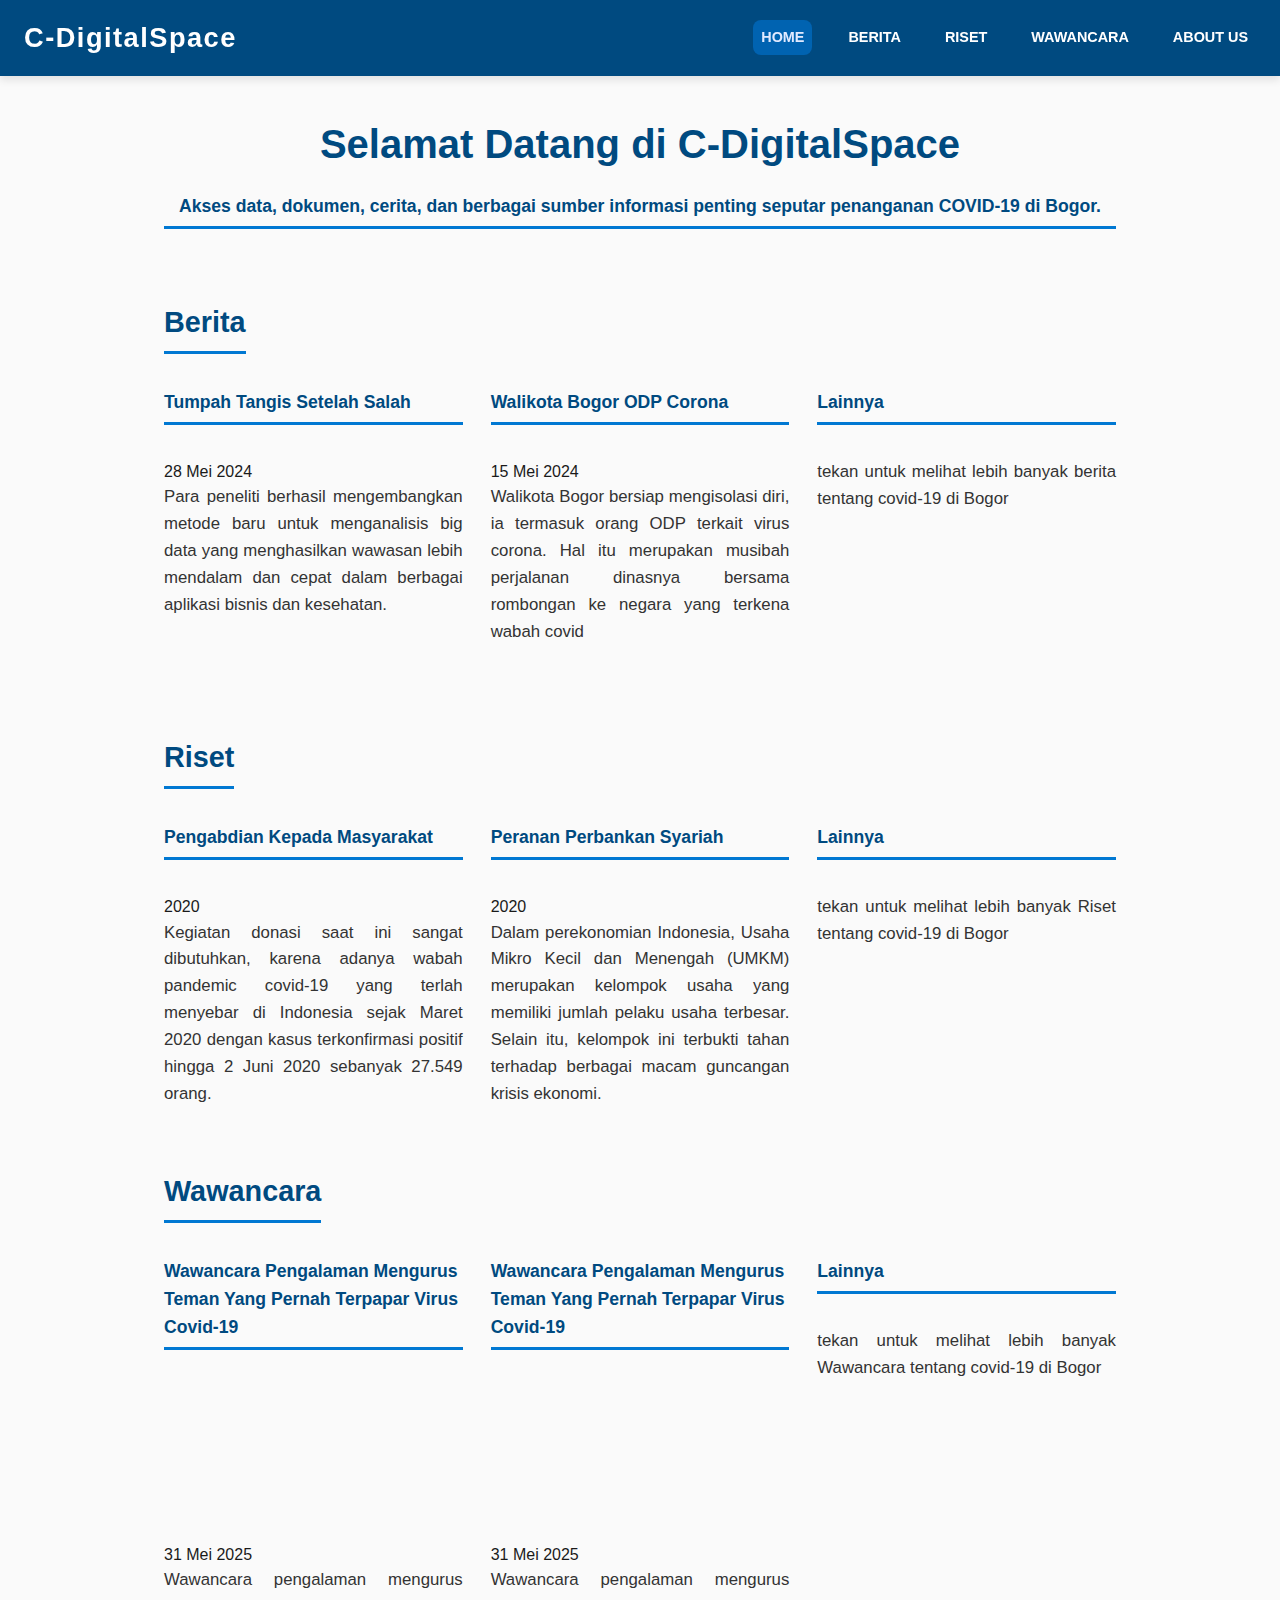
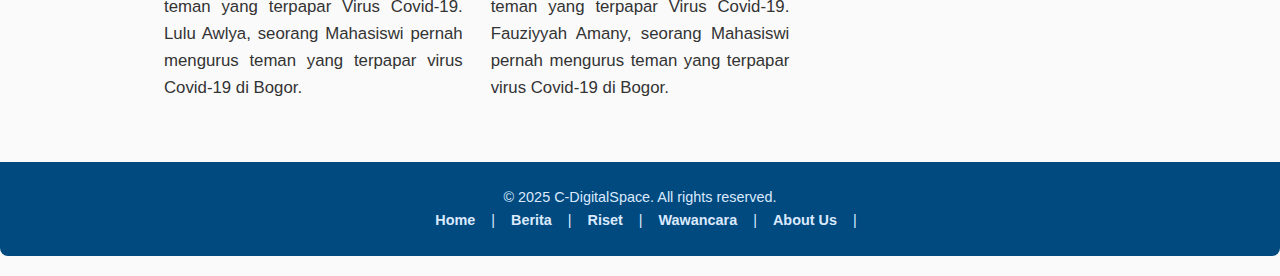
<file: index.html>
<!DOCTYPE html>
<html lang="id">

<head>
  <meta charset="UTF-8" />
  <meta name="viewport" content="width=device-width, initial-scale=1" />
  <title>C-DigitalSpace</title>
  <link rel="stylesheet" href="navbar.css">
  <link rel="stylesheet" href="footer.css">
  <style>
    /* Reset */
    *,
    *::before,
    *::after {
      box-sizing: border-box;
      margin: 0;
      padding: 0;
    }

    body {
      font-family: "Segoe UI", Tahoma, Geneva, Verdana, sans-serif;
      background: #fafafa;
      color: #1a1a1a;
      line-height: 1.6;
      min-height: 100vh;
      display: flex;
      flex-direction: column;
      justify-content: flex-start;
      align-items: center;
      padding-bottom: 20px;
    }

    a {
      color: #fff;
      text-decoration: none;
      cursor: pointer;
      transition: color 0.3s ease;
    }

    a:hover,
    a:focus {
      color: #005f99;
      outline: none;
      text-decoration: underline;
    }

    main {
      flex-grow: 1;
      width: 100%;
      max-width: 1000px;
      padding: 36px 24px 0;
    }

    .search-container {
      text-align: center;
      margin-bottom: 70px;
    }

    .search-container h1 {
      font-size: 2.5rem;
      color: #004a80;
      margin-bottom: 16px;
    }

    form {
      max-width: 600px;
      margin: 0 auto;
      display: flex;
      box-shadow: 0 6px 10px rgb(0 0 0 / 0.08);
      border-radius: 35px;
      overflow: hidden;
    }

    input[type="search"] {
      flex-grow: 1;
      padding: 16px 20px;
      font-size: 1.1rem;
      border: none;
      outline-offset: 3px;
      font-weight: 500;
    }

    input[type="search"]:focus {
      outline: 3px solid #0090ff;
    }

    button[type="submit"] {
      background-color: #0078d2;
      border: none;
      padding: 0 28px;
      cursor: pointer;
      color: #fff;
      font-weight: 700;
      font-size: 1.0rem;
      transition: background-color 0.3s ease;
      border-radius: 0 35px 35px 0;
    }

    button[type="submit"]:hover,
    button[type="submit"]:focus {
      background-color: #005ea3;
      outline-offset: 3px;
    }

    section {
      margin-bottom: 60px;
    }

    section h2 {
      font-size: 1.1rem;
      border-bottom: 3px solid #0078d2;
      padding-bottom: 6px;
      color: #004a80;
      margin-bottom: 34px;
      user-select: none;
    }

    section h3 {
      font-size: 1.8rem;
      border-bottom: 3px solid #0078d2;
      display: inline-block;
      padding-bottom: 6px;
      color: #004a80;
      margin-bottom: 34px;
      user-select: none;
    }

    /* Featured Collections */
    .collections-grid {
      display: grid;
      grid-template-columns: repeat(auto-fill, minmax(280px, 1fr));
      gap: 28px;
    }

    .collection-card {
      background: #fff;
      border-radius: 12px;
      box-shadow: 0 4px 14px rgba(0, 0, 0, 0.1);
      overflow: hidden;
      cursor: pointer;
      transition: transform 0.3s ease, box-shadow 0.3s ease;
      display: flex;
      flex-direction: column;
    }

    .collection-card:hover,
    .collection-card:focus {
      transform: scale(1.04);
      box-shadow: 0 8px 30px rgba(0, 0, 0, 0.18);
      outline: none;
    }

    .collection-img {
      width: 100%;
      aspect-ratio: 4/3;
      object-fit: cover;
    }

    .collection-info {
      padding: 16px 20px;
      flex-grow: 1;
      display: flex;
      align-items: center;
      font-weight: 600;
      color: #002e56;
      font-size: 1.1rem;
      user-select: none;
    }

    /* Categories */
    .categories-list {
      display: flex;
      flex-wrap: wrap;
      gap: 16px;
    }

    .category-pill {
      padding: 10px 20px;
      background-color: #e1f0fb;
      border-radius: 30px;
      color: #0078d2;
      font-weight: 700;
      cursor: pointer;
      transition: background-color 0.3s ease, color 0.3s ease;
      user-select: none;
    }

    .category-pill:hover,
    .category-pill:focus {
      background-color: #0078d2;
      color: #fff;
      outline: none;
    }

    article p {
      font-size: 1.05rem;
      text-align: justify;
      line-height: 1.6;
      color: #333;
      user-select: text;
    }

    /* Responsive */
    @media (max-width: 600px) {

      .search-container h1 {
        font-size: 2rem;
      }

      form {
        flex-direction: column;
      }

      input[type="search"] {
        border-radius: 35px 35px 0 0;
      }

      button[type="submit"] {
        border-radius: 0 0 35px 35px;
        padding: 14px 0;
        font-size: 1rem;
      }

      .collections-grid {
        grid-template-columns: 1fr;
      }

      .category-pill {
        flex: 1 1 100%;
        text-align: center;
      }
    }
  </style>
</head>

<body>
  <header role="banner">
    <div class="logo" tabindex="0">C-DigitalSpace</div>
    <nav role="navigation" aria-label="Primary navigation">
      <a class="active" href="index.html" tabindex="0" aria-current="page">HOME</a>
      <a href="berita.html" tabindex="0">BERITA</a>
      <a href="riset.html" tabindex="0">RISET</a>
      <a href="wawancara.html" tabindex="0">WAWANCARA</a>
      <a href="acknowledgemen.html" tabindex="0">ABOUT US</a>
  </header>

  <main>
    <section class="search-container" role="search" aria-label="Search content">
      <h1 tabindex="0">Selamat Datang di C-DigitalSpace</h1>
      <h2 tabindex="0">Akses data, dokumen, cerita, dan berbagai sumber informasi penting seputar penanganan COVID-19 di Bogor.</h2>
      <!-- <form onsubmit="event.preventDefault(); alert('Memulai pencarian untuk: ' + document.getElementById('search-input').value);">
        <input 
          type="search" 
          id="search-input" 
          placeholder="Masukkan kata kunci untuk pencarian..." 
          aria-label="Kolom pencarian" 
          required 
          />
        <button type="submit" aria-label="Tombol cari">Cari</button>
      </form> -->
    </section>

    <section id="berita" aria-labelledby="berita-title">
      <h3 id="berita-title" tabindex="0">Berita</h3> 
      <div class="collections-grid" aria-label="Riset dan koleksi unggulan">

        <article tabindex="0">
          <a href="assets/berita/Tumpah Tangis Setelah Salah.pdf" target="_blank">
            <h2>Tumpah Tangis Setelah Salah</h2>
        </a>
          <time datetime="2024-05-28">28 Mei 2024</time>
          <p>
            Para peneliti berhasil mengembangkan metode baru untuk menganalisis big data yang menghasilkan wawasan lebih
            mendalam dan cepat dalam berbagai aplikasi bisnis dan kesehatan.
          </p>
        </article>

        <article tabindex="0">
          <a href="assets/berita/Walikota Bogor ODP Corona.pdf" target="blank">
            <h2>Walikota Bogor ODP Corona</h2>
          </a>
          <time datetime="2024-05-15">15 Mei 2024</time>
          <p>
            Walikota Bogor bersiap mengisolasi diri, ia termasuk orang ODP terkait virus corona. Hal itu merupakan musibah perjalanan dinasnya bersama rombongan ke negara yang terkena wabah covid
          </p>
        </article>

        <article tabindex="0">
          <a href="berita.html">
            <h2>Lainnya</h2>
          </a>
          <p>tekan untuk melihat lebih banyak berita tentang covid-19 di Bogor</p>
        </article>
        
        </p>
    </section>

    <section id="riset" aria-labelledby="riset-title">
      <h3 id="riset-title" tabindex="0">Riset</h3>
      <div class="collections-grid" aria-label="Riset dan koleksi unggulan">
        <article tabindex="0">
          <h2>Pengabdian Kepada Masyarakat</h2>
          <a href="assets/riset/Pengabdian Kepada Masyarakat Melalui Donasi APD.pdf" target="_blank"></a>
          <time datetime="2024-06-03">2020</time>
          <p>
            Kegiatan donasi saat ini sangat dibutuhkan, karena adanya wabah pandemic covid-19 yang terlah menyebar di Indonesia sejak Maret 2020 dengan kasus terkonfirmasi positif hingga 2 Juni 2020 sebanyak 27.549 orang.
          </p>
        </article>

        <article tabindex="0">
        <h2>Peranan Perbankan Syariah</h2>
        <a href="assets/riset/Peranan Perbankan Syariah dalam Mendorong Usaha Mikro Kecil dan.pdf" target="_blank"></a>
        <time datetime="2024-05-25">2020</time>
        <p>
          Dalam perekonomian Indonesia, Usaha Mikro Kecil dan Menengah (UMKM) merupakan kelompok usaha yang memiliki jumlah pelaku usaha terbesar. Selain itu, kelompok ini terbukti tahan terhadap berbagai macam guncangan krisis ekonomi. 
        </p>
      </article>

      <article tabindex="0">
        <a href="riset.html">
          <h2>Lainnya
          </h2>
        </a>
        <p>tekan untuk melihat lebih banyak Riset tentang covid-19 di Bogor</p>
      </article>


      </div>
    </section>

    <section id="wawancara" aria-labelledby="wawancara-title">
      <h3 id="wawancara-title" tabindex="0">Wawancara</h3>
      <a href=""></a>
      <div class="collections-grid" aria-label="Riset dan koleksi unggulan">
        <article tabindex="0">
          <h2>Wawancara Pengalaman Mengurus Teman Yang Pernah Terpapar Virus Covid-19</h2>
          <iframe style="border-radius:12px" src="https://www.youtube.com/embed/ML_hxk1tnoo?si=j5QTkqw3IEmANrxn" title="YouTube video player" frameborder="0" allow="accelerometer; autoplay; clipboard-write; encrypted-media; gyroscope; picture-in-picture; web-share" referrerpolicy="strict-origin-when-cross-origin" allowfullscreen></iframe>
        <time datetime="31 Mei 2025">31 Mei 2025</time>
        <p>Wawancara pengalaman mengurus teman yang terpapar Virus Covid-19. Lulu Awlya, seorang Mahasiswi pernah
          mengurus teman yang terpapar virus Covid-19 di Bogor.</p>
      </article>

        <article tabindex="0">
      <h2>Wawancara Pengalaman Mengurus Teman Yang Pernah Terpapar Virus Covid-19</h2>
      <iframe style="border-radius:12px" src="https://www.youtube.com/embed/ilQ_FJLgHLE?si=RklqeFUNuA17cBEg" title="YouTube video player" frameborder="0" allow="accelerometer; autoplay; clipboard-write; encrypted-media; gyroscope; picture-in-picture; web-share" referrerpolicy="strict-origin-when-cross-origin" allowfullscreen></iframe>
      <time datetime="31-Mei-2025">31 Mei 2025</time>
      <p>Wawancara pengalaman mengurus teman yang terpapar Virus Covid-19. Fauziyyah Amany, seorang Mahasiswi pernah
        mengurus teman yang terpapar virus Covid-19 di Bogor.</p>
    </article>

    <article tabindex="0">
      <a href="wawancara.html">
        <h2>Lainnya
        </h2>
      </a>
      <p>tekan untuk melihat lebih banyak Wawancara tentang covid-19 di Bogor</p>
    </article>


       
   
     </main>

     <footer role="contentinfo">
    <p>&copy; 2025 C-DigitalSpace. All rights reserved.</p>
    <p>
      <a href="#Home">Home</a> |
      <a href="#berita">Berita</a> |
      <a href="#riset">Riset</a> |
      <a href="#wawancara">Wawancara</a> |
      <a href="#acknowledgemen">About Us</a> |     
    </p>
  </footer>
</body>

</html>
</file>
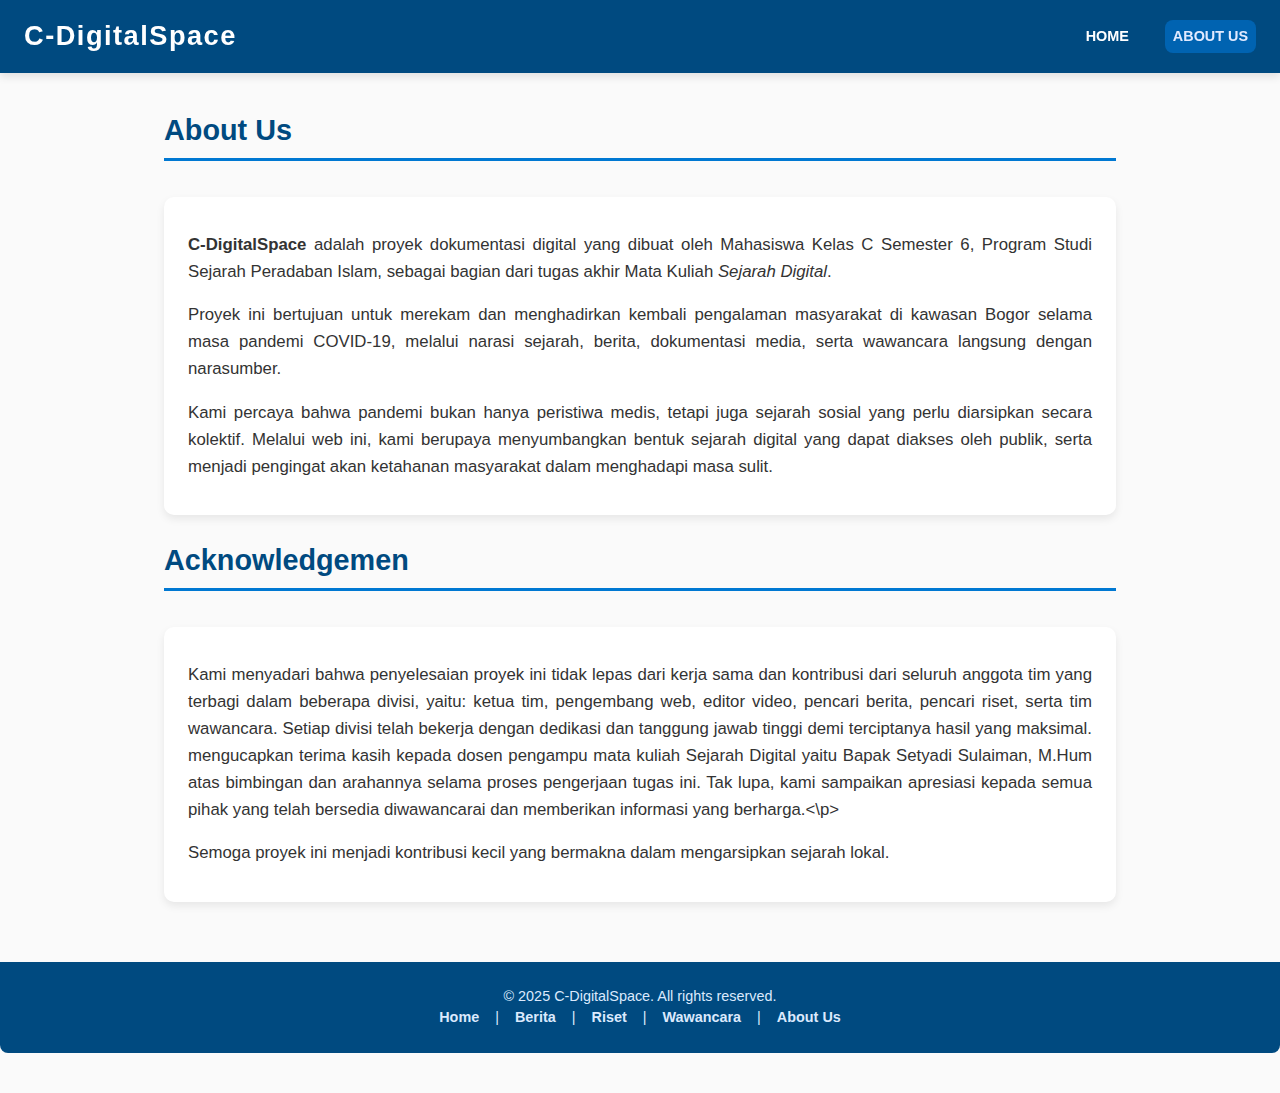
<file: acknowledgemen.html>
<!DOCTYPE html>
<html lang="id">

<head>
  <meta charset="UTF-8" />
  <meta name="viewport" content="width=device-width, initial-scale=1" />
  <title>C-DigitalSpace - Tetntang</title>
  <link rel="stylesheet" href="navbar.css">
  <link rel="stylesheet" href="footer.css">
  <style>
    /* Reset */
    *,
    *::before,
    *::after {
      box-sizing: border-box;
      margin: 0;
      padding: 0;
    }

    body {
      font-family: "Segoe UI", Tahoma, Geneva, Verdana, sans-serif;
      background-color: #fafafa;
      color: #1a1a1a;
      line-height: 1.5;
      min-height: 100vh;
      display: flex;
      flex-direction: column;
      align-items: center;
      padding-bottom: 40px;
    }

    a {
      color: #ffffff;
      text-decoration: none;
      transition: color 0.3s ease;
    }

    a:hover,
    a:focus {
      color: #005f99;
      outline: none;
      text-decoration: underline;
    }

    main {
      flex-grow: 1;
      width: 100%;
      max-width: 1000px;
      padding: 36px 24px 0;
    }

    section {
      margin-bottom: 60px;
    }

    section h1 {
      font-size: 1.8rem;
      border-bottom: 3px solid #0078d2;
      padding-bottom: 6px;
      color: #004a80;
      margin-bottom: 36px;
      user-select: none;
    }

    article {
      background: white;
      box-shadow: 0 4px 8px rgba(0, 0, 0, 0.08);
      padding: 18px 24px;
      margin-bottom: 24px;
      border-radius: 10px;
      transition: box-shadow 0.3s ease;
    }

    article:hover,
    article:focus-within {
      box-shadow: 0 6px 16px rgba(0, 0, 0, 0.12);
      outline: none;
    }

    article h2 {
      font-size: 1.8rem;
      border-bottom: 3px solid #0078d2;
      padding-bottom: 6px;
      color: #004a80;
      margin-bottom: 36px;
      user-select: none;
    }

    article time {
      display: block;
      font-size: 0.9rem;
      color: #666;
      margin-bottom: 12px;
    }

    article p {
      font-size: 1.05rem;
      text-align: justify;
      margin-bottom: 1em;
        margin-top: 1em;
      line-height: 1.6;
      color: #333;
      user-select: text;
    }

    iframe,
    video {
      width: 100%;
      border-radius: 10px;
    }

    @media (max-width: 640px) {
      main {
        padding: 24px 16px 0;
      }

      section h1 {
        font-size: 2rem;
      }
      section h2 {
        font-size: 2rem;
      }
    }
  </style>
</head>

<body>
    <header role="banner">
        <div class="logo" tabindex="0"><a href="index.html" tabindex="0"></a>C-DigitalSpace</div>
        <nav role="navigation" aria-label="Primary navigation">

          <a href="index.html" tabindex="0">HOME</a>
          <a class="active" href="acknowledgemen.html" tabindex="0" aria-current="page">ABOUT US</a>
        </nav>
      </header>

      <main>
        <section aria-labelledby="acknowledgemen-title">

          <h1 id="about us-title" tabindex="0">About Us</h1>
          <article tabindex="0">
            <p><strong>C‑DigitalSpace</strong> adalah proyek dokumentasi digital yang dibuat oleh Mahasiswa Kelas C Semester 6, Program Studi Sejarah Peradaban Islam, sebagai bagian dari tugas akhir Mata Kuliah <em>Sejarah Digital</em>.</p>

            <p>Proyek ini bertujuan untuk merekam dan menghadirkan kembali pengalaman masyarakat di kawasan Bogor selama masa pandemi COVID‑19, melalui narasi sejarah, berita, dokumentasi media, serta wawancara langsung dengan narasumber.</p>
        
            <p>Kami percaya bahwa pandemi bukan hanya peristiwa medis, tetapi juga sejarah sosial yang perlu diarsipkan secara kolektif. Melalui web ini, kami berupaya menyumbangkan bentuk sejarah digital yang dapat diakses oleh publik, serta menjadi pengingat akan ketahanan masyarakat dalam menghadapi masa sulit.</p>
        
          </article>
          <h1 id="acknowledgemen-title" tabindex="0">Acknowledgemen</h1>

          <article tabindex="0">
            <p>Kami menyadari bahwa penyelesaian proyek ini tidak lepas dari kerja sama dan kontribusi dari seluruh anggota tim yang terbagi dalam beberapa divisi, yaitu: ketua tim, pengembang web, editor video, pencari berita, pencari riset, serta tim wawancara. Setiap divisi telah bekerja dengan dedikasi dan tanggung jawab tinggi demi terciptanya hasil yang maksimal. mengucapkan terima kasih kepada dosen pengampu mata kuliah Sejarah Digital yaitu Bapak Setyadi Sulaiman, M.Hum atas bimbingan dan arahannya selama proses pengerjaan tugas ini. Tak lupa, kami sampaikan apresiasi kepada semua pihak yang telah bersedia diwawancarai dan memberikan informasi yang berharga.<\p>

              <p>Semoga proyek ini menjadi kontribusi kecil yang bermakna dalam mengarsipkan sejarah lokal.</p>
              


          </article>



        </section>
    </main>
  
    <footer role="contentinfo">
      <p>&copy; 2025 C-DigitalSpace. All rights reserved.</p>
      <p>
        <a href="index.html">Home</a> |
        <a href="berita.html">Berita</a> |
        <a href="riset.html">Riset</a> |
        <a href="wawancara.html">Wawancara</a> |
        <a href="acknowledgemen.html" aria-current="page">About Us</a>
      </p>
    </footer>
  </body>
  
  </html>
</file>
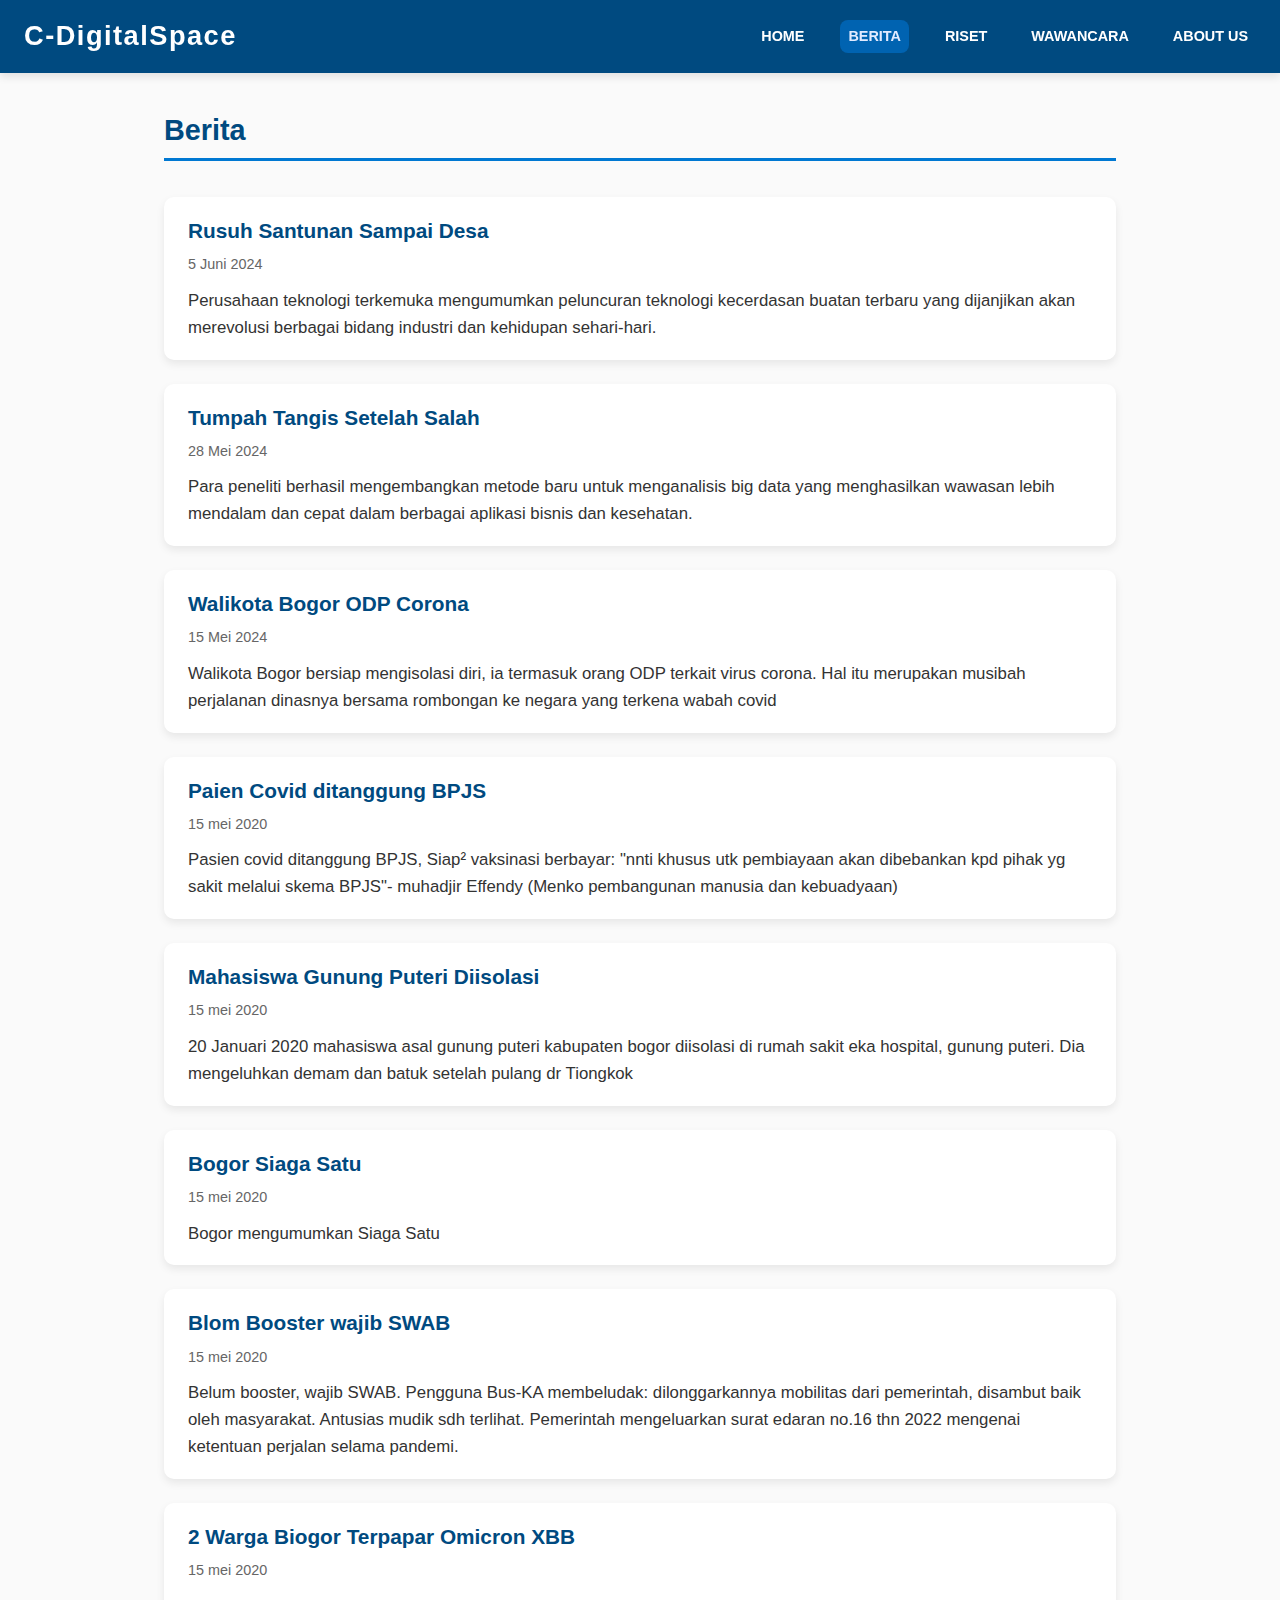
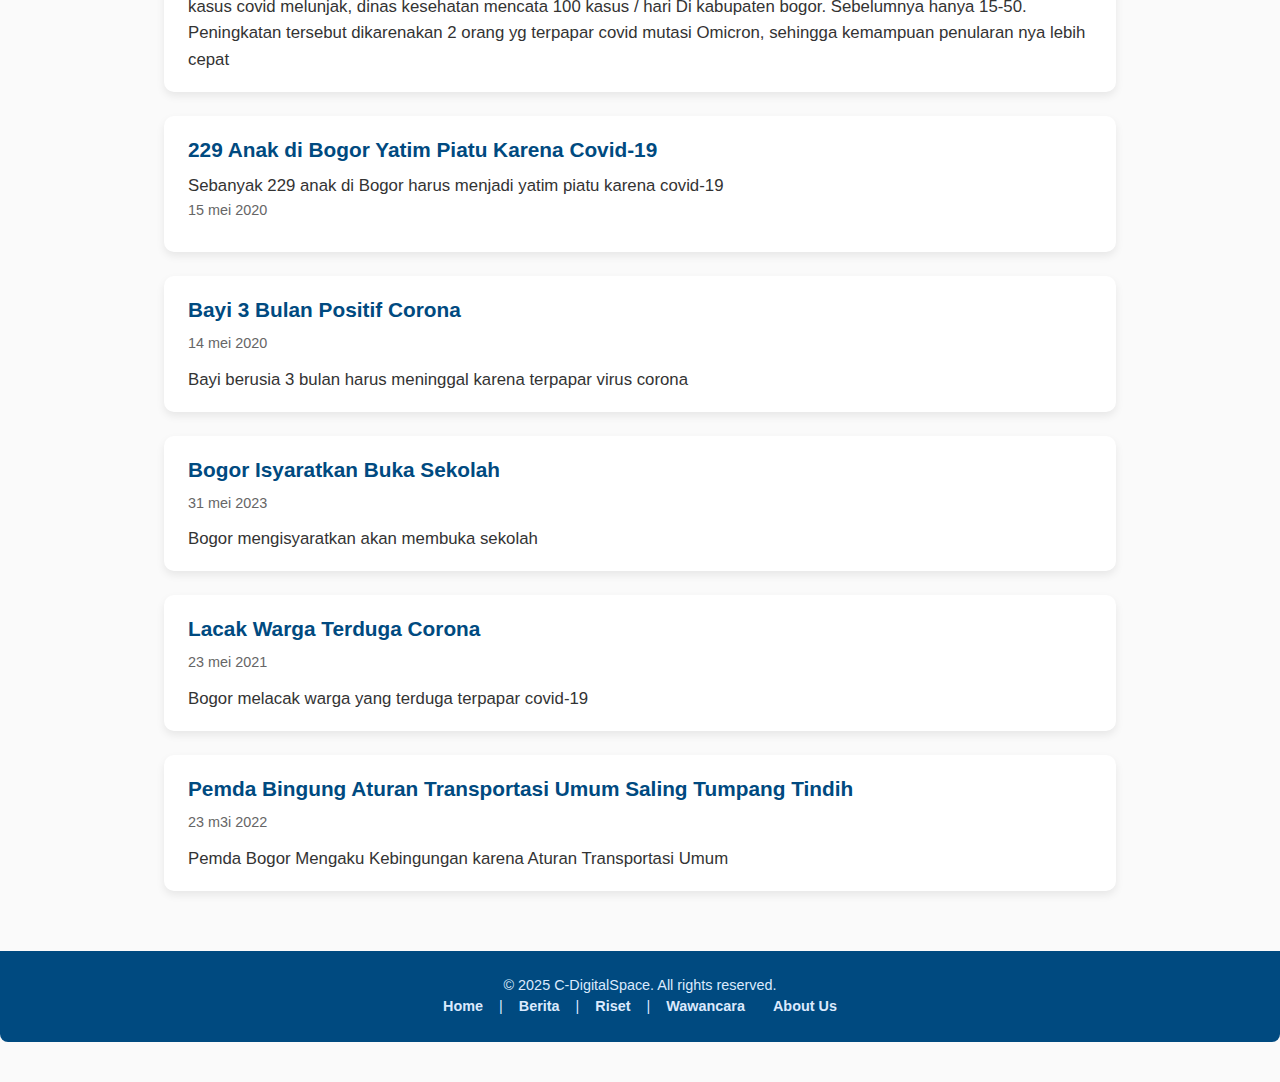
<file: berita.html>
<!DOCTYPE html>
<html lang="id">

<head>
  <meta charset="UTF-8" />
  <meta name="viewport" content="width=device-width, initial-scale=1" />
  <title>C-DigitalSpace - Berita</title>
  <link rel="stylesheet" href="navbar.css">
  <link rel="stylesheet" href="footer.css">
  <style>
    /* Reset */
    *,
    *::before,
    *::after {
      box-sizing: border-box;
      margin: 0;
      padding: 0;
    }

    body {
      font-family: "Segoe UI", Tahoma, Geneva, Verdana, sans-serif;
      background-color: #fafafa;
      color: #1a1a1a;
      line-height: 1.5;
      min-height: 100vh;
      display: flex;
      flex-direction: column;
      align-items: center;
      padding-bottom: 40px;
    }

    a {
      color: #fff;
      text-decoration: none;
      transition: color 0.3s ease;
    }

    a:hover,
    a:focus {
      color: #005f99;
      outline: none;
      text-decoration: underline;
    }

    main {
      flex-grow: 1;
      width: 100%;
      max-width: 1000px;
      padding: 36px 24px 0;
    }

    section {
      margin-bottom: 60px;
    }

    section h1 {
      font-size: 1.8rem;
      border-bottom: 3px solid #0078d2;
      padding-bottom: 6px;
      color: #004a80;
      margin-bottom: 36px;
      user-select: none;
    }

    article {
      background: white;
      box-shadow: 0 4px 8px rgba(0, 0, 0, 0.08);
      padding: 18px 24px;
      margin-bottom: 24px;
      border-radius: 10px;
      transition: box-shadow 0.3s ease;
    }

    article:hover,
    article:focus-within {
      box-shadow: 0 6px 16px rgba(0, 0, 0, 0.12);
      outline: none;
    }

    article h2 {
      font-size: 1.3rem;
      color: #004a80;
      margin-bottom: 8px;
    }

    article time {
      display: block;
      font-size: 0.9rem;
      color: #666;
      margin-bottom: 12px;
    }

    article p {
      font-size: 1.05rem;
      line-height: 1.6;
      color: #333;
      user-select: text;
    }

    @media (max-width: 640px) {
      main {
        padding: 24px 16px 0;
      }

      section h1 {
        font-size: 2rem;
      }
    }
  </style>
</head>

<body>
  <header role="banner">
    <div class="logo" tabindex="0">C-DigitalSpace</div>
    <nav role="navigation" aria-label="Primary navigation">
      <a href="index.html" tabindex="0">HOME</a>
      <a class="active" href="berita.html" tabindex="0" aria-current="page">BERITA</a>
      <a href="riset.html" tabindex="0">RISET</a>
      <a href="wawancara.html" tabindex="0">WAWANCARA</a>
      <a href="acknowledgemen.html" tabindex="0">ABOUT US</a>
    </nav>
  </header>

  <main>
    <section aria-labelledby="berita-title">
      <h1 id="berita-title" tabindex="0">Berita</h1>

      <article tabindex="0">
        <a href="assets/berita/Rusuh santunan sampai desa.pdf" target="_blank">
          <h2>Rusuh Santunan Sampai Desa</h2>
        </a>
        <time datetime="2024-06-05">5 Juni 2024</time>
        <p>
          Perusahaan teknologi terkemuka mengumumkan peluncuran teknologi kecerdasan buatan terbaru yang dijanjikan akan
          merevolusi berbagai bidang industri dan kehidupan sehari-hari.
        </p>
      </article>

      <article tabindex="0">
        <a href="assets/berita/Tumpah Tangis Setelah Salah.pdf" target="_blank">
          <h2>Tumpah Tangis Setelah Salah</h2>
      </a>
        <time datetime="2024-05-28">28 Mei 2024</time>
        <p>
          Para peneliti berhasil mengembangkan metode baru untuk menganalisis big data yang menghasilkan wawasan lebih
          mendalam dan cepat dalam berbagai aplikasi bisnis dan kesehatan.
        </p>
      </article>

      <article tabindex="0">
        <a href="assets/berita/Walikota Bogor ODP Corona.pdf" target="blank">
          <h2>Walikota Bogor ODP Corona</h2>
        </a>
        <time datetime="2024-05-15">15 Mei 2024</time>
        <p>
          Walikota Bogor bersiap mengisolasi diri, ia termasuk orang ODP terkait virus corona. Hal itu merupakan musibah perjalanan dinasnya bersama rombongan ke negara yang terkena wabah covid
        </p>
      </article>

    

      <article tabindex="0">
        <a href="assets/berita/Pasien Covid ditanggung BPJS.pdf" target="blank">  
        <h2>Paien Covid ditanggung BPJS</h2>
        </a>
        <time datetime="2024-05-15">15 mei 2020</time>
        <p>
          Pasien covid ditanggung BPJS, Siap² vaksinasi berbayar: "nnti khusus utk pembiayaan akan dibebankan kpd pihak yg sakit melalui skema BPJS"- muhadjir Effendy (Menko pembangunan manusia dan kebuadyaan)
        </p>

      </article>

      <article tabindex="0">
        <a href="assets/berita/Mahasiswa Gunung Puteri Diisolasi.pdf" target="blank">
        <h2>Mahasiswa Gunung Puteri Diisolasi</h2>
        </a>
        <time datetime="2024-05-15">15 mei 2020</time>
        <p>20 Januari 2020 mahasiswa asal gunung puteri kabupaten bogor diisolasi di rumah sakit eka hospital, gunung puteri. Dia mengeluhkan demam dan batuk setelah pulang dr Tiongkok
        </p>
      </article>

      <article tabindex="0">
        <a href="assets/berita/Bogor Siaga Satu.pdf" target="_blank">
          <h2>Bogor Siaga Satu</h2>
        </a>
        <time datetime="2024-05-15">15 mei 2020</time>
        <p>Bogor mengumumkan Siaga Satu</p>
      </article>

      <article tabindex="0">
        <a href="assets/berita/Blom Booster wajib SWAB.pdf" target="blank">
          <h2>Blom Booster wajib SWAB</h2>
        </a>
        <time datetime="2024-05-15">15 mei 2020</time>
        <p>Belum booster, wajib SWAB. Pengguna Bus-KA membeludak: dilonggarkannya mobilitas dari pemerintah, disambut baik oleh masyarakat. Antusias mudik sdh terlihat. Pemerintah mengeluarkan surat edaran no.16 thn 2022 mengenai ketentuan perjalan selama pandemi.
        </p>
      </article>

      <article tabindex="0">
        <a href="assets/berita/2 Warga Bogor terpapar Omicron XBB.pdf" target="blank">
          <h2>2 Warga Biogor Terpapar Omicron XBB</h2>
        </a>
        <Time datetime="2024-05-15">15 mei 2020</Time>
        <p>kasus covid melunjak, dinas kesehatan mencata 100 kasus / hari Di kabupaten bogor. Sebelumnya hanya 15-50. Peningkatan tersebut dikarenakan 2 orang yg terpapar covid mutasi Omicron, sehingga kemampuan penularan nya lebih cepat
        </p>
      </article>

      <article tabindex="0">
        <a href="assets/berita/229 anak di bogor yatim piatu karena Covid-19.pdf" target="_blank">
          <h2> 229 Anak di Bogor Yatim Piatu Karena Covid-19</h2>
        </a>
        <p>Sebanyak 229 anak di Bogor harus menjadi yatim piatu karena covid-19</p>
        <time datetime="15 mei 2020">15 mei 2020</time>

      </article>

      <article tabindex="0">
        <a href="assets/berita/229 anak di bogor yatim piatu karena Covid-19.pdf" target="_blank">
          <h2>Bayi 3 Bulan Positif Corona</h2>
        </a>
          <time datetime="14 mei 2020">14 mei 2020</time>
          <p>Bayi berusia 3 bulan harus meninggal karena terpapar virus corona</p>
      </article>

      <article tabindex="0">
        <a href="assets/berita/Bogor Isyaratkan Buka Sekolah.pdf" target="_blank">
          <h2>Bogor Isyaratkan Buka Sekolah</h2>
        </a>
          <time datetime="31 mei 2022">31 mei 2023</time>
          <p>Bogor mengisyaratkan akan membuka sekolah</p>
      </article>

      <article tabindex="0">
        <a href="assets/berita/Bogor Isyaratkan Buka Sekolah.pdf" target="_blank">
          <h2>Lacak Warga Terduga Corona</h2>
        </a>
          <time datetime="23 mei 2021">23 mei 2021</time>
          <P>Bogor melacak warga yang terduga terpapar covid-19</P>
        </article>

        <article tabindex="0">
          <a href="assets/berita/Pemda Bingung Aturan Transportasi Umum Saling Tumpang Tindih.pdf" target="_blank">
            <h2>Pemda Bingung Aturan Transportasi Umum Saling Tumpang Tindih</h2>
          </a>
          <time datetime="23 mei 2022">23 m3i 2022</time>
          <p>Pemda Bogor Mengaku Kebingungan karena Aturan Transportasi Umum</p>
        </article>


    </section>
  </main>

  <footer role="contentinfo">
    <p>&copy; 2025 C-DigitalSpace. All rights reserved.</p>
    <p>
      <a href="index.html">Home</a> |
      <a href="berita.html" aria-current="page">Berita</a> |
      <a href="riset.html">Riset</a> |
      <a href="wawancara.html">Wawancara</a>
      <a href="acknowledgemen.html">About Us</a>
    </p>
  </footer>
</body>

</html>
</file>
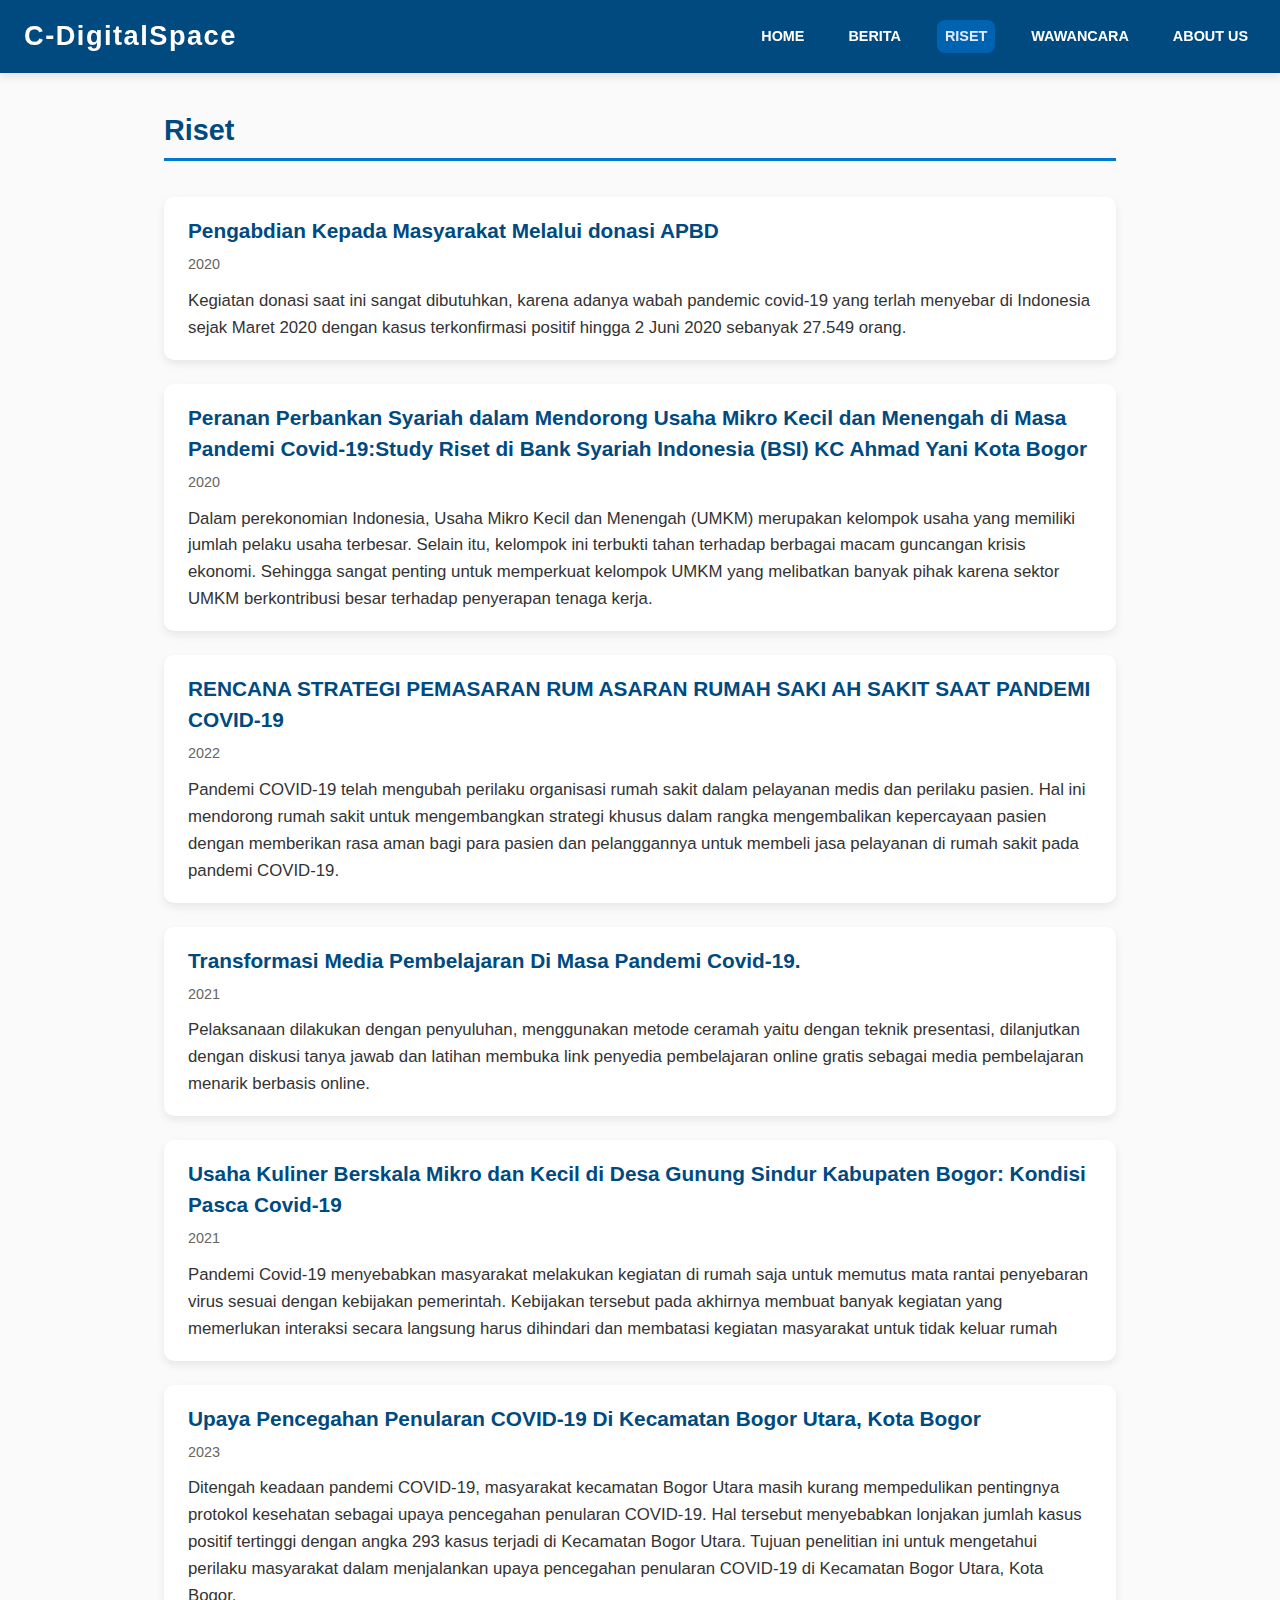
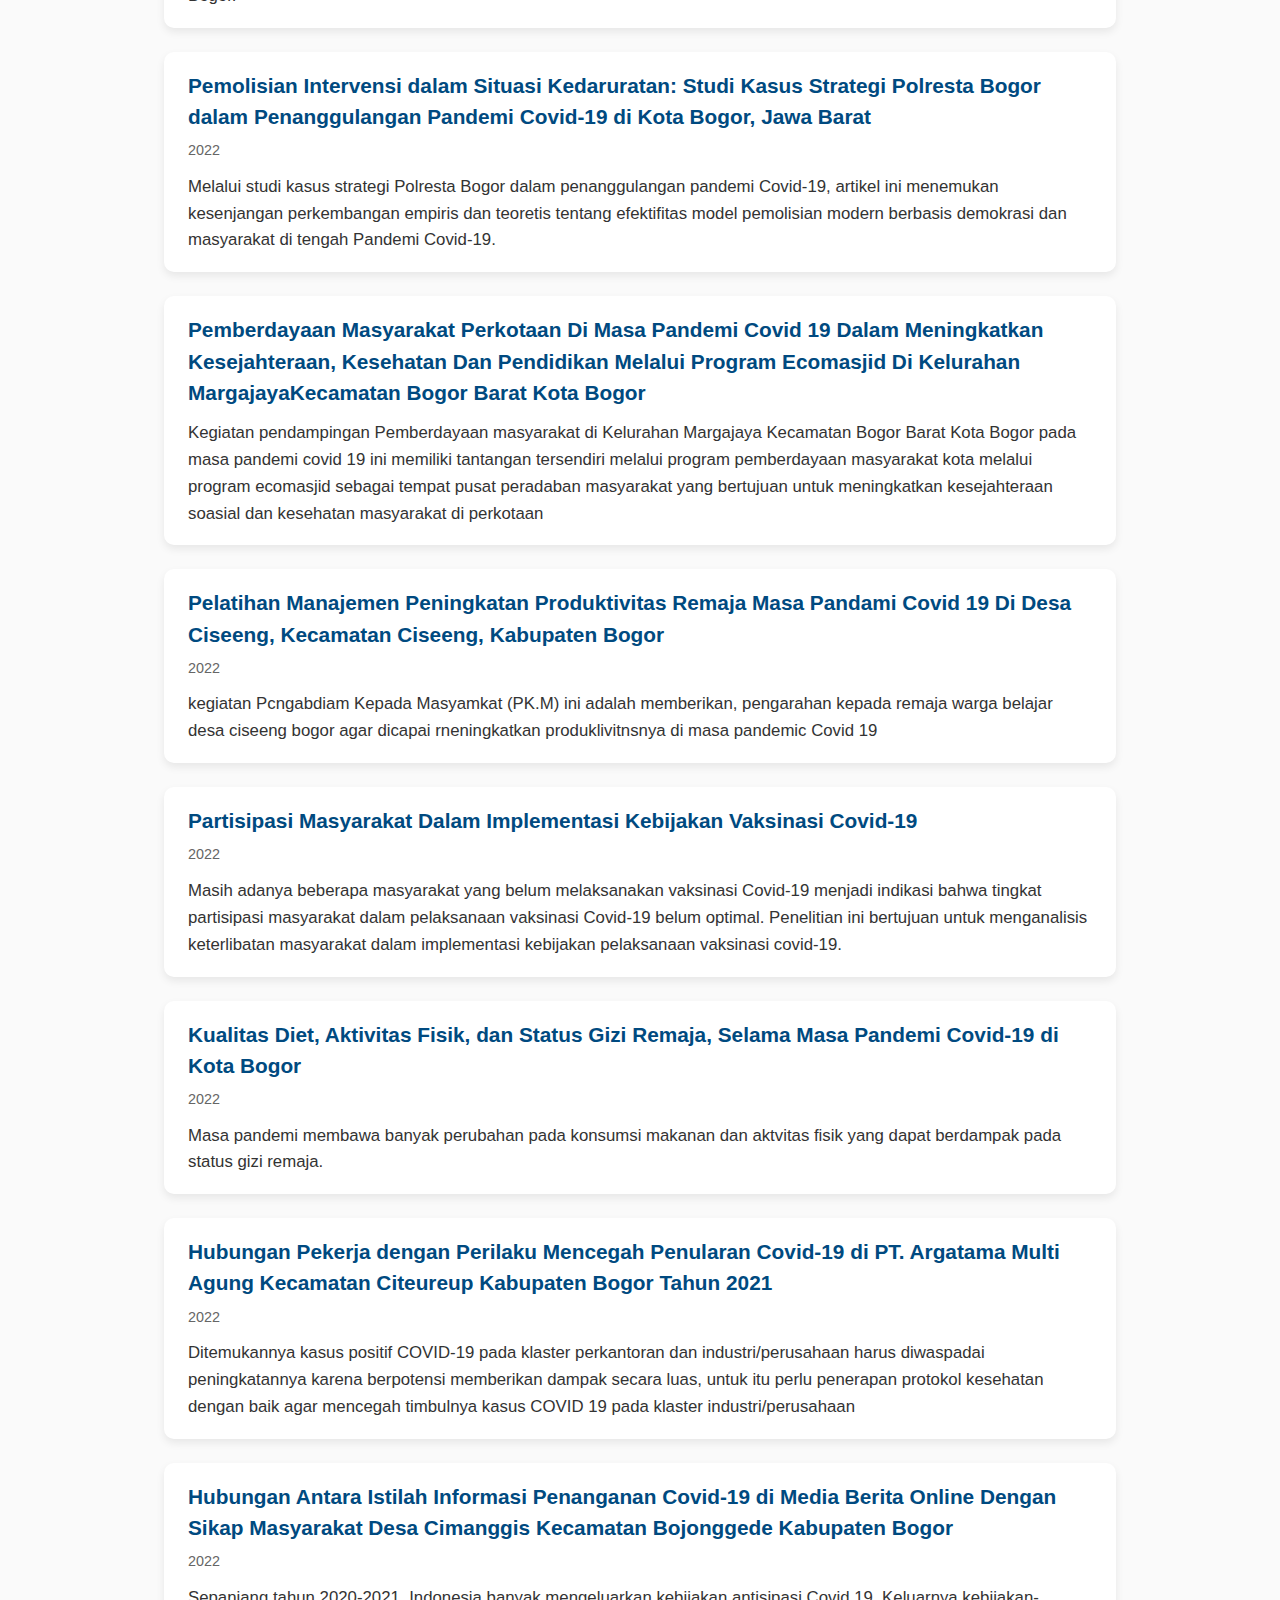
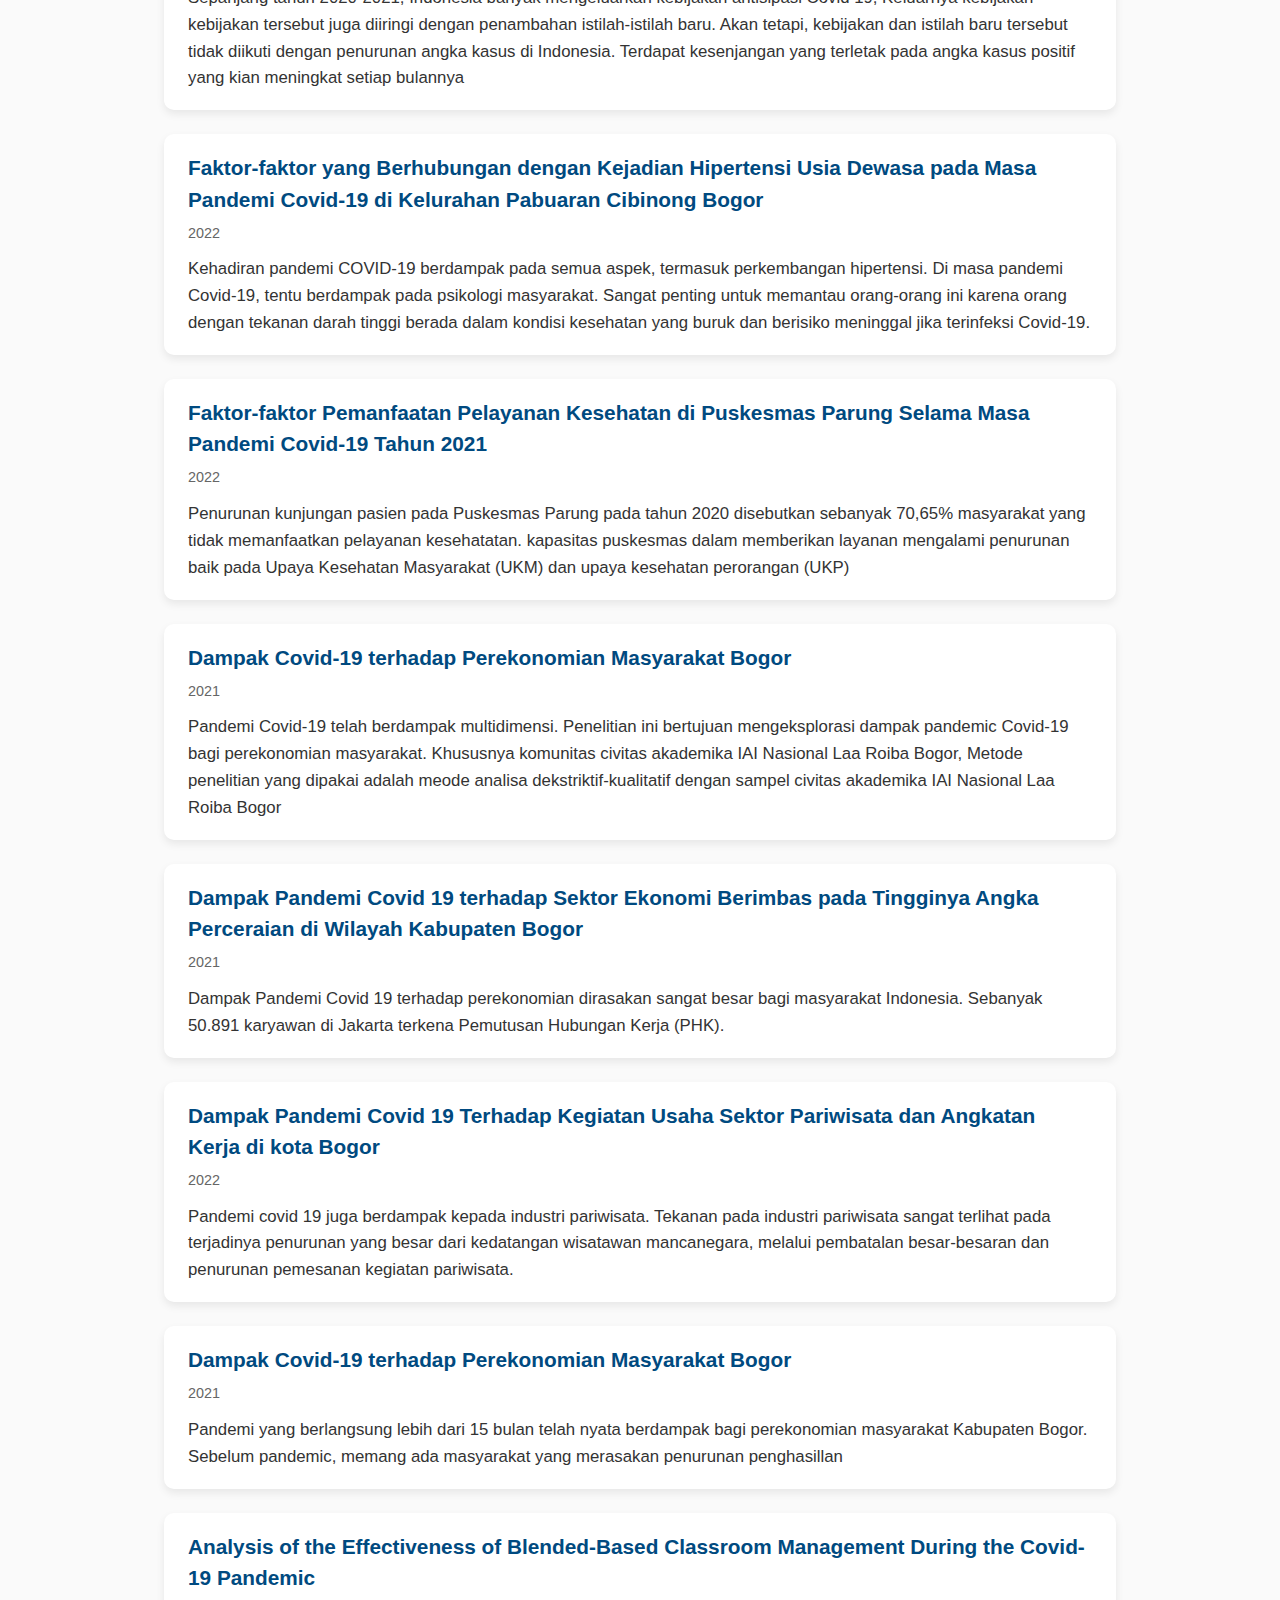
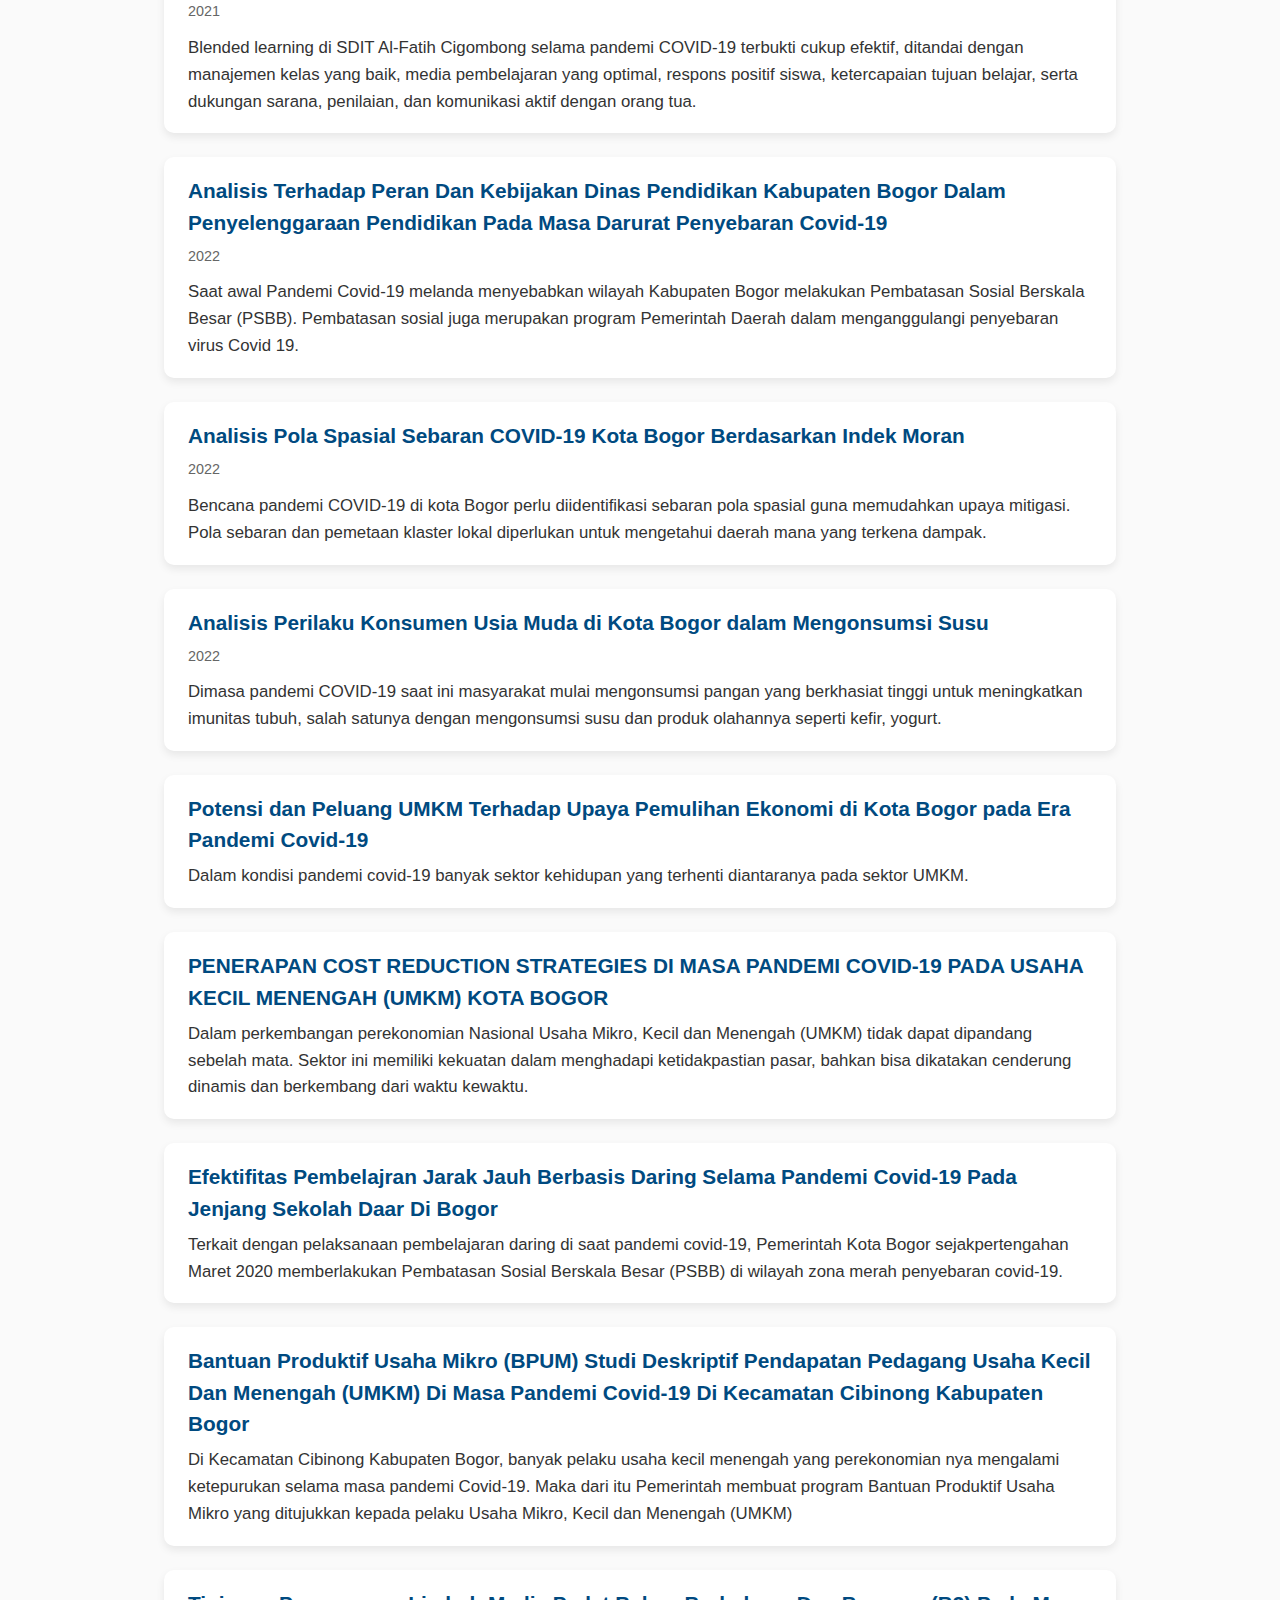
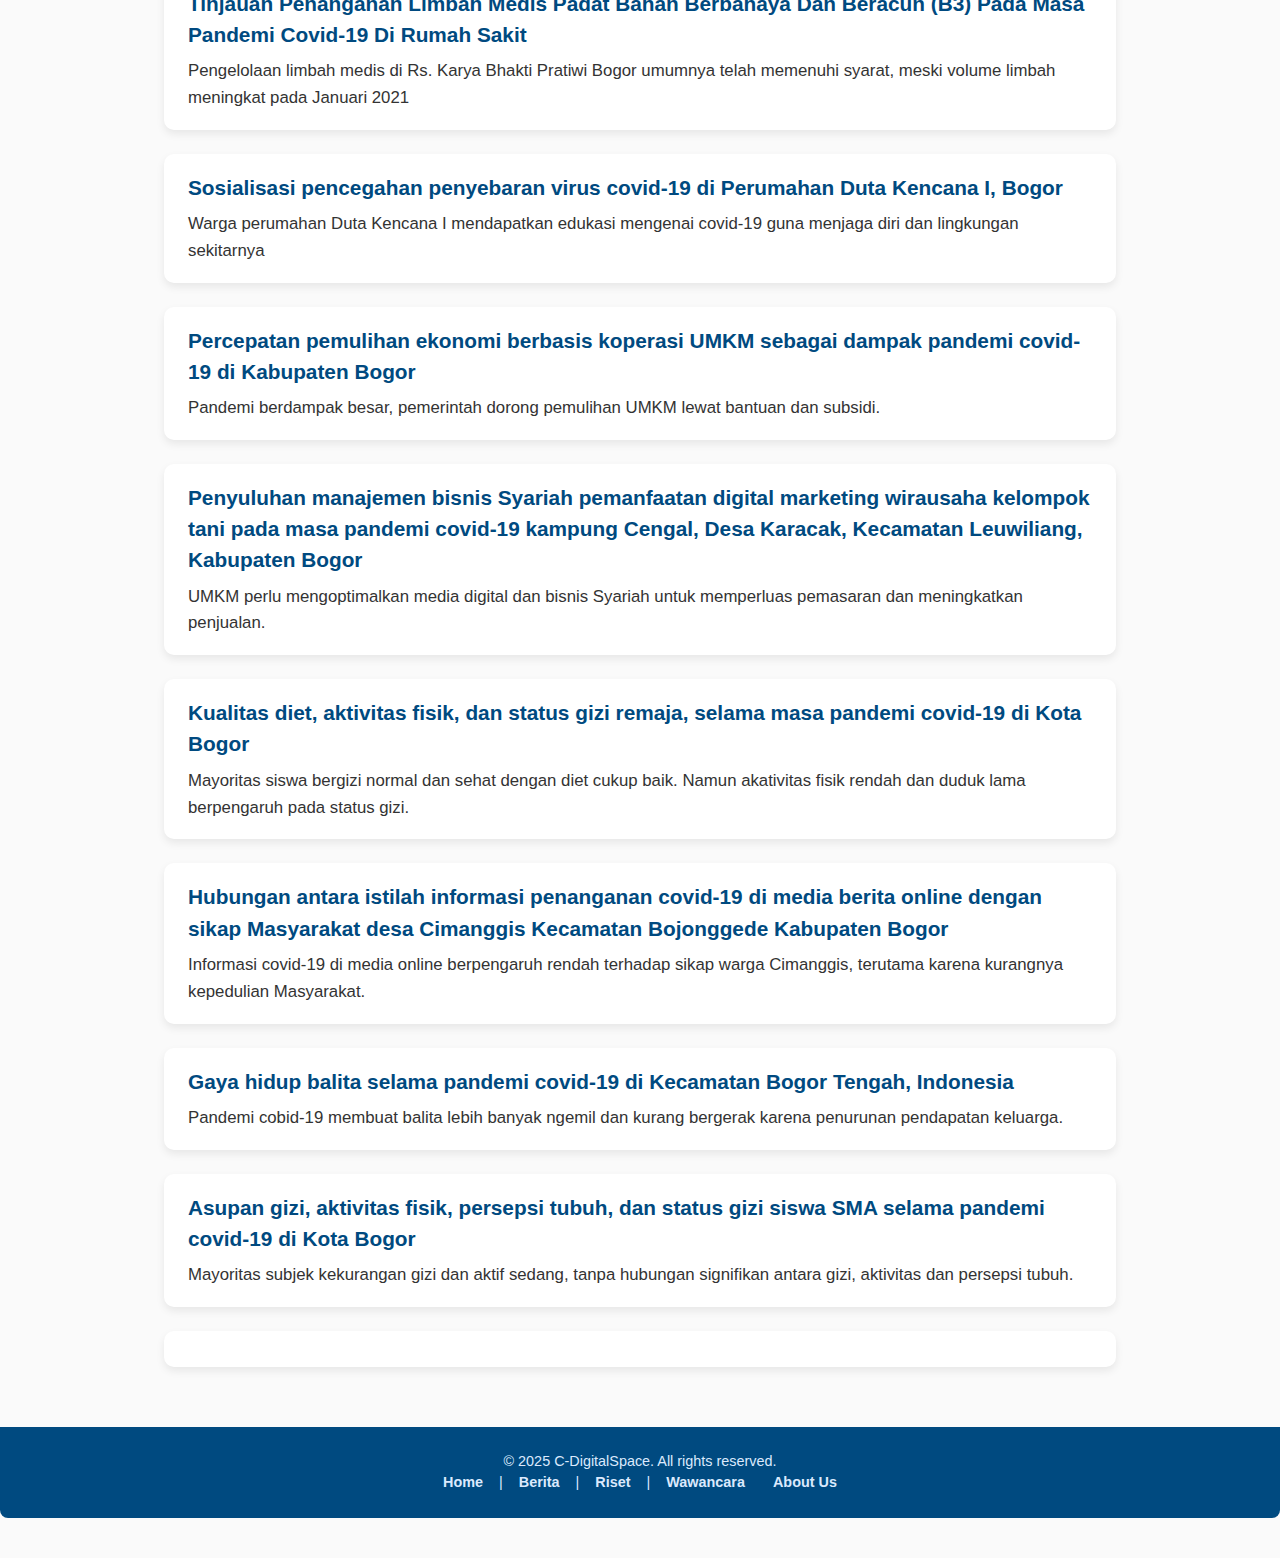
<file: riset.html>
<!DOCTYPE html>
<html lang="id">

<head>
  <meta charset="UTF-8" />
  <meta name="viewport" content="width=device-width, initial-scale=1" />
  <title>C-DigitalSpace - Riset</title>
  <link rel="stylesheet" href="navbar.css">
  <link rel="stylesheet" href="footer.css">
  <style>
    /* Reset */
    *,
    *::before,
    *::after {
      box-sizing: border-box;
      margin: 0;
      padding: 0;
    }

    body {
      font-family: "Segoe UI", Tahoma, Geneva, Verdana, sans-serif;
      background-color: #fafafa;
      color: #1a1a1a;
      line-height: 1.5;
      min-height: 100vh;
      display: flex;
      flex-direction: column;
      align-items: center;
      padding-bottom: 40px;
    }

    a {
      color: #fff;
      text-decoration: none;
      transition: color 0.3s ease;
    }

    a:hover,
    a:focus {
      color: #005f99;
      outline: none;
      text-decoration: underline;
    }

    main {
      flex-grow: 1;
      width: 100%;
      max-width: 1000px;
      padding: 36px 24px 0;
    }

    section {
      margin-bottom: 60px;
    }

    section h1 {
      font-size: 1.8rem;
      border-bottom: 3px solid #0078d2;
      padding-bottom: 6px;
      color: #004a80;
      margin-bottom: 36px;
      user-select: none;
    }

    article {
      background: white;
      box-shadow: 0 4px 8px rgba(0, 0, 0, 0.08);
      padding: 18px 24px;
      margin-bottom: 24px;
      border-radius: 10px;
      transition: box-shadow 0.3s ease;
    }

    article:hover,
    article:focus-within {
      box-shadow: 0 6px 16px rgba(0, 0, 0, 0.12);
      outline: none;
    }

    article h2 {
      font-size: 1.3rem;
      color: #004a80;
      margin-bottom: 8px;
    }

    article time {
      display: block;
      font-size: 0.9rem;
      color: #666;
      margin-bottom: 12px;
    }

    article p {
      font-size: 1.05rem;
      line-height: 1.6;
      color: #333;
      user-select: text;
    }

    @media (max-width: 640px) {
      main {
        padding: 24px 16px 0;
      }

      section h1 {
        font-size: 2rem;
      }
    }
  </style>
</head>

<body>
  <header role="banner">
    <div class="logo" tabindex="0">C-DigitalSpace</div>
    <nav role="navigation" aria-label="Primary navigation">
      <a href="index.html" tabindex="0">HOME</a>
      <a href="berita.html" tabindex="0">BERITA</a>
      <a class="active" href="riset.html" tabindex="0" aria-current="page">RISET</a>
      <a href="wawancara.html" tabindex="0">WAWANCARA</a>
      <a href="acknowledgemen.html" tabindex="0">ABOUT US</a>
    </nav>
  </header>

  <main>
    <section aria-labelledby="riset-title">
      <h1 id="riset-title" tabindex="0">Riset</h1>

      <article tabindex="0">
        <h2>Pengabdian Kepada Masyarakat Melalui donasi APBD</h2>
        <a href="assets/riset/Pengabdian Kepada Masyarakat Melalui Donasi APD.pdf" target="_blank"></a>
        <time datetime="2024-06-03">2020</time>
        <p>
          Kegiatan donasi saat ini sangat dibutuhkan, karena adanya wabah pandemic covid-19 yang terlah menyebar di Indonesia sejak Maret 2020 dengan kasus terkonfirmasi positif hingga 2 Juni 2020 sebanyak 27.549 orang.
        </p>
      </article>

      <article tabindex="0">
        <h2>Peranan Perbankan Syariah dalam Mendorong Usaha Mikro Kecil dan Menengah di Masa Pandemi Covid-19:Study Riset di Bank Syariah Indonesia (BSI) KC Ahmad Yani Kota Bogor</h2>
        <a href="assets/riset/Peranan Perbankan Syariah dalam Mendorong Usaha Mikro Kecil dan.pdf" target="_blank"></a>
        <time datetime="2024-05-25">2020</time>
        <p>
          Dalam perekonomian Indonesia, Usaha Mikro Kecil dan Menengah (UMKM) merupakan kelompok usaha yang memiliki jumlah pelaku usaha terbesar. Selain itu, kelompok ini terbukti tahan terhadap berbagai macam guncangan krisis ekonomi. Sehingga sangat penting untuk memperkuat kelompok UMKM yang melibatkan banyak pihak karena sektor UMKM berkontribusi besar terhadap penyerapan tenaga kerja.
        </p>
      </article>

      <article tabindex="0">
        <h2>RENCANA STRATEGI PEMASARAN RUM ASARAN RUMAH SAKI AH SAKIT SAAT PANDEMI COVID-19</h2>
        <a href="assets/riset/RENCANA STRATEGI PEMASARAN RUMAH SAKIT SAAT PANDEMI COVID STU.pdf" target="_blank"></a>
        <time datetime="2024-05-18">2022</time>
        <p>
          Pandemi COVID-19 telah mengubah perilaku organisasi rumah sakit dalam pelayanan medis dan perilaku pasien. Hal ini mendorong rumah sakit untuk mengembangkan strategi khusus dalam rangka mengembalikan kepercayaan pasien dengan memberikan rasa aman bagi para pasien dan pelanggannya untuk membeli jasa pelayanan di rumah sakit pada pandemi COVID-19.
        </p>
      </article>

      <article tabindex="0">
        <h2>Transformasi Media Pembelajaran Di Masa Pandemi Covid-19.</h2>
        <a href="assets/riset/Transformasi Media Pembelajaran Di Masa Pandemi Covid-19.pdf" target="_blank"></a>
        <time datetime="2021">2021</time>
        <p>Pelaksanaan dilakukan dengan penyuluhan, menggunakan metode ceramah yaitu dengan teknik presentasi, dilanjutkan dengan diskusi tanya jawab dan latihan membuka link penyedia pembelajaran online gratis sebagai media pembelajaran menarik berbasis online.</p>
      </article>

      <article tabindex="0">
        <h2>Usaha Kuliner Berskala Mikro dan Kecil di Desa Gunung Sindur Kabupaten Bogor: Kondisi Pasca Covid-19</h2>
        <a href="assets/riset/Usaha Kuliner Berskala Mikro dan Kecil di Desa Gunung Sindur.pdf" target="_blank"></a>
        <time datetime="2021">2021</time>
        <p>Pandemi Covid-19 menyebabkan masyarakat melakukan kegiatan di rumah saja untuk memutus mata rantai penyebaran virus sesuai dengan kebijakan pemerintah. Kebijakan tersebut pada akhirnya membuat banyak kegiatan yang memerlukan interaksi secara langsung harus dihindari dan membatasi kegiatan masyarakat untuk tidak keluar rumah</p>
      </article>

      <article tabindex="0">
        <h2>Upaya Pencegahan Penularan COVID-19 Di Kecamatan Bogor Utara, Kota Bogor</h2>
        <a href="assets/riset/pencegahan penyebaran covid-19.pdf" target="_blank"></a>
        <time datetime="2023">2023</time>
        <p>Ditengah keadaan pandemi COVID-19, masyarakat kecamatan Bogor Utara masih kurang mempedulikan pentingnya protokol kesehatan sebagai upaya pencegahan penularan COVID-19. Hal tersebut menyebabkan lonjakan jumlah kasus positif tertinggi dengan angka 293 kasus terjadi di Kecamatan Bogor Utara. Tujuan penelitian ini untuk mengetahui perilaku masyarakat dalam menjalankan upaya pencegahan penularan COVID-19 di Kecamatan Bogor Utara, Kota Bogor.</p>
      </article>

      <article tabindex="0">
        <h2>Pemolisian Intervensi dalam Situasi Kedaruratan: Studi Kasus Strategi Polresta Bogor dalam Penanggulangan Pandemi Covid-19 di Kota Bogor, Jawa Barat</h2>
        <a href="assets/riset/Pemolisian Intervensi dalam Situasi Kedaruratan.pdf" target="_blank"></a>
        <time datetime="2022">2022</time>
        <p>Melalui studi kasus strategi Polresta Bogor dalam penanggulangan pandemi Covid-19, artikel ini menemukan kesenjangan perkembangan empiris dan teoretis tentang efektifitas model pemolisian modern berbasis demokrasi dan masyarakat di tengah Pandemi Covid-19.</p>
      </article>

      <article tabindex="0">
        <h2>Pemberdayaan Masyarakat Perkotaan Di Masa Pandemi Covid 19 Dalam Meningkatkan Kesejahteraan, Kesehatan Dan Pendidikan Melalui Program Ecomasjid Di Kelurahan MargajayaKecamatan Bogor Barat Kota Bogor</h2>
        <a href="assets/riset/Pemberdayaan Masyarakat Perkotaan Di Masa Pandemi Covid 19.pdf" target="blank"></a>
        <time datetime=""></time>
        <p>Kegiatan pendampingan Pemberdayaan masyarakat di Kelurahan Margajaya Kecamatan Bogor Barat Kota Bogor pada masa pandemi covid 19 ini memiliki tantangan tersendiri melalui program pemberdayaan masyarakat kota melalui program ecomasjid sebagai tempat pusat peradaban masyarakat yang bertujuan untuk meningkatkan kesejahteraan soasial dan kesehatan masyarakat di perkotaan</p>
      </article>

      <article tabindex="0">
        <h2>Pelatihan Manajemen Peningkatan Produktivitas Remaja Masa Pandami Covid 19 Di Desa Ciseeng, Kecamatan Ciseeng, Kabupaten Bogor</h2>
        <a href="assets/riset/Pelatihan Manajemen Peningkatan Produktivitas Remaja.pdf" target="_blank"></a>
        <time datetime="2022">2022</time>
        <p>kegiatan Pcngabdiam Kepada Masyamkat (PK.M) ini adalah memberikan, pengarahan kepada remaja warga belajar desa ciseeng bogor agar dicapai rneningkatkan produklivitnsnya di masa pandemic Covid 19</p>
      </article>

      <article tabindex="0">
        <h2>Partisipasi Masyarakat Dalam Implementasi Kebijakan Vaksinasi Covid-19
          </h2>
        <a href="assets/riset/PARTISIPASI MASYARAKAT DALAM IMPLEMENTASI KEBIJAKAN.pdf" target="_blank"></a>
        <time datetime="2022">2022</time>
        <p>Masih adanya beberapa masyarakat yang belum melaksanakan vaksinasi Covid-19 menjadi indikasi bahwa tingkat partisipasi masyarakat dalam pelaksanaan vaksinasi Covid-19 belum optimal. Penelitian ini bertujuan untuk menganalisis keterlibatan masyarakat dalam implementasi kebijakan pelaksanaan vaksinasi covid-19.</p>
      </article>

      <article tabindex="0">
        <h2>Kualitas Diet, Aktivitas Fisik, dan Status Gizi Remaja, Selama Masa Pandemi Covid-19 di Kota Bogor</h2>
        <a href="assets/riset/Kualitas Diet, Aktivitas Fisik, dan Status Gizi Remaja, Selama Masa Pandemi.pdf" target="_blank"></a>
        <time datetime="2022">2022</time>
        <p>Masa pandemi membawa banyak perubahan pada konsumsi makanan dan aktvitas fisik yang dapat berdampak pada status gizi remaja.</p>
      </article>

      <article tabindex="0">
        <h2>Hubungan Pekerja dengan Perilaku Mencegah Penularan Covid-19 di PT. Argatama Multi Agung Kecamatan Citeureup Kabupaten Bogor Tahun 2021</h2>
        <a href="assets/riset/Hubungan_Pengetahuan_Pekerja_Dengan_Peri.pdf" target="_blank"></a>
        <time datetime="2022">2022</time>
        <p>Ditemukannya kasus positif COVID-19 pada klaster perkantoran dan industri/perusahaan harus diwaspadai peningkatannya karena berpotensi memberikan dampak secara luas, untuk itu perlu penerapan protokol kesehatan dengan baik agar mencegah timbulnya kasus COVID 19 pada klaster industri/perusahaan</p>
      </article>

      <article tabindex="0">
        <h2>Hubungan Antara Istilah Informasi Penanganan Covid-19 di Media Berita Online Dengan Sikap Masyarakat Desa Cimanggis Kecamatan Bojonggede Kabupaten Bogor</h2>
        <a href="assets/riset/HUBUNGAN ANTARA ISTILAH INFORMASI PENANGANAN COVID-19.pdf" target="_blank"></a>
        <time datetime="2022">2022</time>
        <p>Sepanjang tahun 2020-2021, Indonesia banyak mengeluarkan kebijakan antisipasi Covid 19, Keluarnya kebijakan-kebijakan tersebut juga diiringi dengan penambahan istilah-istilah baru. Akan tetapi, kebijakan dan istilah baru tersebut tidak diikuti dengan penurunan angka kasus di Indonesia. Terdapat kesenjangan yang terletak pada angka kasus positif yang kian meningkat setiap bulannya</p>
      </article>

      <article tabindex="0">
        <h2>Faktor-faktor yang Berhubungan dengan Kejadian Hipertensi Usia Dewasa pada Masa Pandemi Covid-19 di Kelurahan Pabuaran Cibinong Bogor </h2>
        <a href="assets/riset/FAKTOR-FAKTOR YANG BERHUBUNGAN DENGAN KEJADIAN HIPERTENSI.pdf" target="_blank"></a>
        <time datetime="2022">2022</time>
        <p>Kehadiran pandemi COVID-19 berdampak pada semua aspek, termasuk perkembangan hipertensi. Di masa pandemi Covid-19, tentu berdampak pada psikologi masyarakat. Sangat penting untuk memantau orang-orang ini karena orang dengan tekanan darah tinggi berada dalam kondisi kesehatan yang buruk dan berisiko meninggal jika terinfeksi Covid-19. </p>
      </article>


      <article tabindex="0">
        <h2>Faktor-faktor Pemanfaatan Pelayanan Kesehatan di Puskesmas Parung Selama Masa Pandemi Covid-19 Tahun 2021</h2>
        <a href="assets/riset/FAKTOR-FAKTOR PEMANFAATAN PELAYANAN KESEHATAN DI.pdf" target="_blank"></a>
        <time datetime="2022">2022</time>
        <p>Penurunan kunjungan pasien pada Puskesmas Parung pada tahun 2020 disebutkan sebanyak 70,65% masyarakat yang tidak memanfaatkan pelayanan kesehatatan. kapasitas puskesmas dalam memberikan layanan mengalami penurunan baik pada Upaya Kesehatan Masyarakat (UKM) dan upaya kesehatan perorangan (UKP)</p>
      </article>

      <article tabindex="0">
        <h2>Dampak Covid-19 terhadap Perekonomian Masyarakat Bogor</h2>
        <a href="assets/riset/Dampak_Covid_19_terhadap_Perekonomian_Ma.pdf" target="_blank"></a>
        <time datetime="2021">2021</time>
        <p>Pandemi Covid-19 telah berdampak multidimensi. Penelitian ini bertujuan mengeksplorasi dampak pandemic Covid-19 bagi perekonomian masyarakat. Khususnya komunitas civitas akademika IAI Nasional Laa Roiba Bogor, Metode penelitian yang dipakai adalah meode analisa dekstriktif-kualitatif dengan sampel civitas akademika IAI Nasional Laa Roiba Bogor</p>
      </article>

      <article tabindex="0">
        <h2>Dampak Pandemi Covid 19 terhadap Sektor Ekonomi Berimbas pada Tingginya Angka Perceraian di Wilayah Kabupaten Bogor</h2>
        <a href="assets/riset/DAMPAK PANDEMI COVID 19 TERHADAP SEKTOR EKONOMI.pdf" target="_blank"></a>
        <time datetime="2021">2021</time>
        <p>Dampak Pandemi Covid 19 terhadap perekonomian dirasakan sangat besar bagi masyarakat Indonesia. Sebanyak 50.891 karyawan di Jakarta terkena Pemutusan Hubungan Kerja (PHK).</p>
      </article>

      <article tabindex="0">
        <h2>Dampak Pandemi Covid 19 Terhadap Kegiatan Usaha Sektor Pariwisata dan Angkatan Kerja di kota Bogor</h2>
        <a href="assets/riset/Dampak Pandemi Covid 19 Terhadap Kegiatan Usaha.pdf" target="_blank"></a>
        <time datetime="2022">2022</time>
        <p>Pandemi covid 19 juga berdampak kepada industri pariwisata. Tekanan pada industri pariwisata sangat terlihat pada terjadinya penurunan yang besar dari kedatangan wisatawan mancanegara, melalui pembatalan besar-besaran dan penurunan pemesanan kegiatan pariwisata. </p>
      </article>

      <article tabindex="0">
        <h2>Dampak Covid-19 terhadap Perekonomian Masyarakat Bogor</h2>
        <a href="assets/riset/Dampak Covid-19 terhadap Perekonomian Masyarakat Bogor.pdf" target="_blank"></a>
        <time datetime="2021">2021</time>
        <p>Pandemi yang berlangsung lebih dari 15 bulan telah nyata berdampak bagi perekonomian masyarakat Kabupaten Bogor. Sebelum pandemic, memang ada masyarakat yang merasakan penurunan penghasillan</p>
      </article>

      <article tabindex="0">
        <h2>Analysis of the Effectiveness of Blended-Based Classroom Management During the Covid-19 Pandemic</h2>
        <a href="assets/riset/Analysis of the Effectiveness of Blended-Based Classroom.pdf" target="_blank"></a>
        <time datetime="2021">2021</time>
        <p>Blended learning di SDIT Al-Fatih Cigombong selama pandemi COVID-19 terbukti cukup efektif, ditandai dengan manajemen kelas yang baik, media pembelajaran yang optimal, respons positif siswa, ketercapaian tujuan belajar, serta dukungan sarana, penilaian, dan komunikasi aktif dengan orang tua.
        </p>
      </article>

      <article tabindex="0">
        <h2>Analisis Terhadap Peran Dan Kebijakan Dinas Pendidikan Kabupaten Bogor Dalam Penyelenggaraan Pendidikan Pada Masa Darurat Penyebaran Covid-19</h2>
        <a href="assets/riset/ANALISIS TERHADAP PERAN DAN KEBIJAKAN.pdf" target="_blank"></a>
        <time datetime="2022">2022</time>
        <p>Saat awal Pandemi Covid-19 melanda menyebabkan wilayah Kabupaten Bogor melakukan Pembatasan Sosial Berskala Besar (PSBB). Pembatasan sosial juga merupakan program Pemerintah Daerah dalam menganggulangi penyebaran virus Covid 19.</p>
      </article>

      <article tabindex="0">
        <h2>Analisis Pola Spasial Sebaran COVID-19 Kota Bogor Berdasarkan Indek Moran
          </h2>
        <a href="assets/riset/Analisis Pola menybaran COVID-19-Kota-Bogor-Berdasarkan-Indek-Moran.pdf" target="_blank"></a>
        <time datetime="2022">2022</time>
        <p>Bencana pandemi COVID-19 di kota Bogor perlu diidentifikasi sebaran pola spasial guna memudahkan upaya mitigasi. Pola sebaran dan pemetaan klaster lokal diperlukan untuk mengetahui daerah mana yang terkena dampak.</p>
      </article>

      <article tabindex="0">
        <h2>Analisis Perilaku Konsumen Usia Muda di Kota Bogor dalam Mengonsumsi Susu</h2>
        <a href="assets/riset/Analisis Perilaku Konsumen Usia Muda di Kota Bogor dalam Mengonsumsi Susu.pdf" target="_blank"></a>
        <time datetime="2022">2022</time>
        <p>Dimasa pandemi COVID-19 saat ini masyarakat mulai mengonsumsi pangan yang berkhasiat tinggi untuk meningkatkan imunitas tubuh, salah satunya dengan mengonsumsi susu dan produk olahannya seperti kefir, yogurt.</p>
      </article>

      <article tabindex="0">
        <h2>Potensi dan Peluang UMKM Terhadap Upaya Pemulihan Ekonomi di Kota Bogor pada Era Pandemi Covid-19</h2>
        <a href="assets/riset/Potensi dan Peluang UMKM _Terhadap Upaya Pemulihan Ekonomi _di Kota Bogor pada Era Pandemi Covid-19.pdf" target="_blank"></a>
        <p>Dalam kondisi pandemi covid-19 banyak sektor kehidupan yang terhenti diantaranya pada sektor UMKM.</p>
      </article>

      <article tabindex="0">
        <h2>PENERAPAN COST REDUCTION STRATEGIES DI MASA PANDEMI COVID-19 PADA USAHA KECIL MENENGAH (UMKM) KOTA BOGOR</h2>
        <a href="assets/riset/PENERAPAN COST REDUCTION STRATEGIES DI MASA PANDEMI_COVID-19 PADA USAHA KECIL MENENGAH (UMKM)_KOTA BOGOR.pdf" target="_blank"></a>
        <p>Dalam perkembangan perekonomian Nasional Usaha Mikro, Kecil dan Menengah (UMKM) tidak dapat dipandang sebelah mata. Sektor ini memiliki kekuatan dalam menghadapi ketidakpastian pasar, bahkan bisa dikatakan cenderung dinamis dan berkembang dari waktu kewaktu. </p>
      </article>

      <article tabindex="0">
      <h2>Efektifitas Pembelajran Jarak Jauh Berbasis Daring Selama Pandemi Covid-19 Pada Jenjang Sekolah Daar Di Bogor</h2>
      <a href="assets/riset/EFEKTIFITAS PEMBELAJARAN JARAK JAUH BERBASIS DARING_SELAMA PANDEMI COVID 19 PADA JENJANG SEKOLAH DASAR_DI BOGOR.pdf" target="_blank"></a>
      <p>Terkait dengan pelaksanaan pembelajaran daring di saat pandemi covid-19, Pemerintah Kota Bogor sejakpertengahan Maret 2020 memberlakukan Pembatasan Sosial Berskala Besar (PSBB) di wilayah zona merah penyebaran covid-19. </p>
      </article>

      <article tabindex="0">
        <h2>Bantuan Produktif Usaha Mikro (BPUM) Studi Deskriptif Pendapatan Pedagang Usaha Kecil Dan Menengah (UMKM) Di Masa Pandemi Covid-19 Di Kecamatan Cibinong Kabupaten Bogor</h2>
        <a href="assets/riset/BANTUAN PRODUKTIF USAHA MIKRO (BPUM)_ STUDI DESKRIPTIF _PENDAPATAN PEDAGANG USAHA KECIL DAN MENENGAH (UMKM) _DI MASA PANDEMI COVID-19 DI KECAMATAN CIBINONG _KABUPATEN BOGOR.pdf" target="_blank"></a>
        <p>Di Kecamatan Cibinong Kabupaten Bogor, banyak pelaku usaha kecil menengah yang perekonomian nya mengalami ketepurukan selama masa pandemi Covid-19. Maka dari itu Pemerintah membuat program Bantuan Produktif Usaha Mikro yang ditujukkan kepada pelaku Usaha Mikro, Kecil dan Menengah (UMKM)</p>
      </article>
      
      <article tabindex="0">
        <h2>Tinjauan Penanganan Limbah Medis Padat Bahan Berbahaya Dan Beracun (B3) Pada Masa Pandemi Covid-19 Di Rumah Sakit</h2>
      <a href="assets/riset/Tinjauan Penanganan Limbah Medis Padat Bahan Berbahaya _Dan Beracun (B3) Pada Masa Pandemi Covid-19 Di Rumah Sakit.pdf" target="_blank"></a>
      <p>Pengelolaan limbah medis di Rs. Karya Bhakti Pratiwi Bogor umumnya telah memenuhi syarat, meski volume limbah meningkat pada Januari 2021</p>

      </article>

      <article tabindex="0">
      <h2>Sosialisasi pencegahan penyebaran virus covid-19 di Perumahan Duta Kencana I, Bogor</h2>
      <a href="assets/riset/SOSIALISASI _PENCEGAHAN _PENYEBARAN VIRUS _COVID-19 DI _PERUMAHAN DUTA _KENCANA 1, BOGOR.pdf" target="_blank"></a>
      <p>Warga perumahan Duta Kencana I mendapatkan edukasi mengenai covid-19 guna menjaga diri dan lingkungan sekitarnya</p>

      </article>

      <article tabindex="0">
        <h2>Percepatan pemulihan ekonomi berbasis koperasi UMKM sebagai dampak pandemi covid-19 di Kabupaten Bogor</h2>
        <a href="assets/riset/PERCEPATAN PEMULIHAN EKONOMI BERBASIS KOPERASIUMKM SEBAGAI DAMPAK PANDEMI COVID-19 DI_KABUPATEN BOGOR.pdf" target="_blank"></a>
        <p>Pandemi berdampak besar, pemerintah dorong pemulihan UMKM lewat bantuan dan subsidi.</p>

      </article>

      <article tabindex="0">
        <h2>Penyuluhan manajemen bisnis Syariah pemanfaatan digital marketing wirausaha kelompok tani pada masa pandemi covid-19 kampung Cengal, Desa Karacak, Kecamatan Leuwiliang, Kabupaten Bogor</h2>
        <a href="assets/riset/PENYULUHAN MANAJEMEN BISNIS SYARIAH PEMANFAATAN _DIGITAL MARKETING WIRAUSAHA KELOMPOK TANI PADA _MASA PANDEMI COVID-19 DI KAMPUNG CENGAL, DESA _KARACAK, KECAMATAN LEUWILIANG, KABUPATEN BOGOR_.pdf" target="_blank"></a>
        <p>UMKM perlu mengoptimalkan media digital dan bisnis Syariah untuk memperluas pemasaran dan meningkatkan penjualan. 

        </p>

      </article>
      
      <article tabindex="0">
        <h2>Kualitas diet, aktivitas fisik, dan status gizi remaja, selama masa pandemi covid-19 di Kota Bogor</h2>
        <a href="assets/riset/Kualitas Diet, Aktivitas Fisik, dan Status Gizi Remaja, Selama Masa Pandemi _Covid-19 di Kota Bogor.pdf" target="_blank"></a>
        <p>Mayoritas siswa bergizi normal dan sehat dengan diet cukup baik. Namun akativitas fisik rendah dan duduk lama berpengaruh pada status gizi. </p>

      </article>
      
      <article tabindex="0">
        <h2>Hubungan antara istilah informasi penanganan covid-19 di media berita online dengan sikap Masyarakat desa Cimanggis Kecamatan Bojonggede Kabupaten Bogor</h2>
        <a href="assets/riset/HUBUNGAN ANTARA ISTILAH INFORMASI PENANGANAN COVID-19 _DI MEDIA BERITA ONLINE DENGAN SIKAP MASYARAKAT DESA _CIMANGGIS KECAMATAN BOJONGGEDE KABUPATEN BOGOR.pdf"target="_blank"></a>
        <p>Informasi covid-19 di media online  berpengaruh rendah terhadap sikap warga Cimanggis, terutama karena kurangnya kepedulian Masyarakat. 

        </p>

      </article>
      
      <article tabindex="0">
        <h2>Gaya hidup balita selama pandemi covid-19 di Kecamatan Bogor Tengah, Indonesia</h2>
        <a href="assets/riset/GAYA HIDUP BALITA SELAMA PANDEMI COVID-19_DI KECAMATAN BOGOR TENGAH, INDONESIA_(LIFESTYLE IN CHILDREN UNDER FIVE YEARS OLD_DURING COVID-19 PANDEMIC IN BOGOR TENGAH SUB-DISTRICT, INDONESIA).pdf" target="_blank"></a>
        <p>Pandemi cobid-19 membuat balita lebih banyak ngemil dan kurang bergerak karena penurunan pendapatan keluarga.</p>

      </article>
      
      <article tabindex="0">
        <h2>Asupan gizi, aktivitas fisik, persepsi tubuh, dan status gizi siswa SMA selama pandemi covid-19 di Kota Bogor</h2>
        <a href="assets/riset/Asupan Gizi, Aktivitas Fisik, Persepsi Tubuh, dan Status Gizi _Siswa SMA Selama Pandemi Covid-19 di Kota Bogor.pdf" target="_blank"></a>
        <p>Mayoritas subjek kekurangan gizi dan aktif sedang, tanpa hubungan signifikan antara gizi, aktivitas dan persepsi tubuh. </p>

      </article>
      
      <article tabindex="0">




    </section>
  </main>

  <footer role="contentinfo">
    <p>&copy; 2025 C-DigitalSpace. All rights reserved.</p>
    <p>
      <a href="index.html">Home</a> |
      <a href="berita.html">Berita</a> |
      <a href="riset.html" aria-current="page">Riset</a> |
      <a href="wawancara.html">Wawancara</a>
      <a href="tentang.html">About Us</a>
    </p>
  </footer>
</body>

</html>
</file>
<file: navbar.css>
header {
  background-color: #004a80;
  width: 100%;
  padding: 16px 24px;
  box-shadow: 0 4px 8px rgb(0 0 0 / 0.1);
  display: flex;
  justify-content: space-between;
  align-items: center;
  color: #fff;
  position: sticky;
  top: 0;
  z-index: 100;
}

header .logo {
  font-size: 1.7rem;
  font-weight: 650;
  letter-spacing: 1.5px;
  user-select: none;
}

nav {
  display: flex;
  gap: 28px;
  font-weight: 600;
}

nav a {
  font-size: 0.9rem;
  padding: 6px 8px;
  border-radius: 8px;
  user-select: none;
}

nav a:hover,
nav a:focus {
  background-color: #0063b1;
  color: #e1eaff;
  outline-offset: 3px;
}

a.active {
  background-color: #0063b1;
  color: #e1eaff;
  outline-offset: 3px;
}

@media (max-width: 640px) {
  header {
    flex-direction: column;
  }

  nav {
    gap: 18px;
  }
}
</file>
<file: footer.css>
/* Footer */
footer {
  background-color: #004a80;
  color: #dbe9fd;
  width: 100%;
  padding: 24px 20px;
  text-align: center;
  user-select: none;
  font-size: 0.9rem;
  border-radius: 0 0 8px 8px;
}

footer a {
  color: #dbe9fd;
  margin: 0 12px;
  font-weight: 600;
  text-decoration: none;
}

footer a:hover,
footer a:focus {
  text-decoration: underline;
  outline: none;
}
</file>
